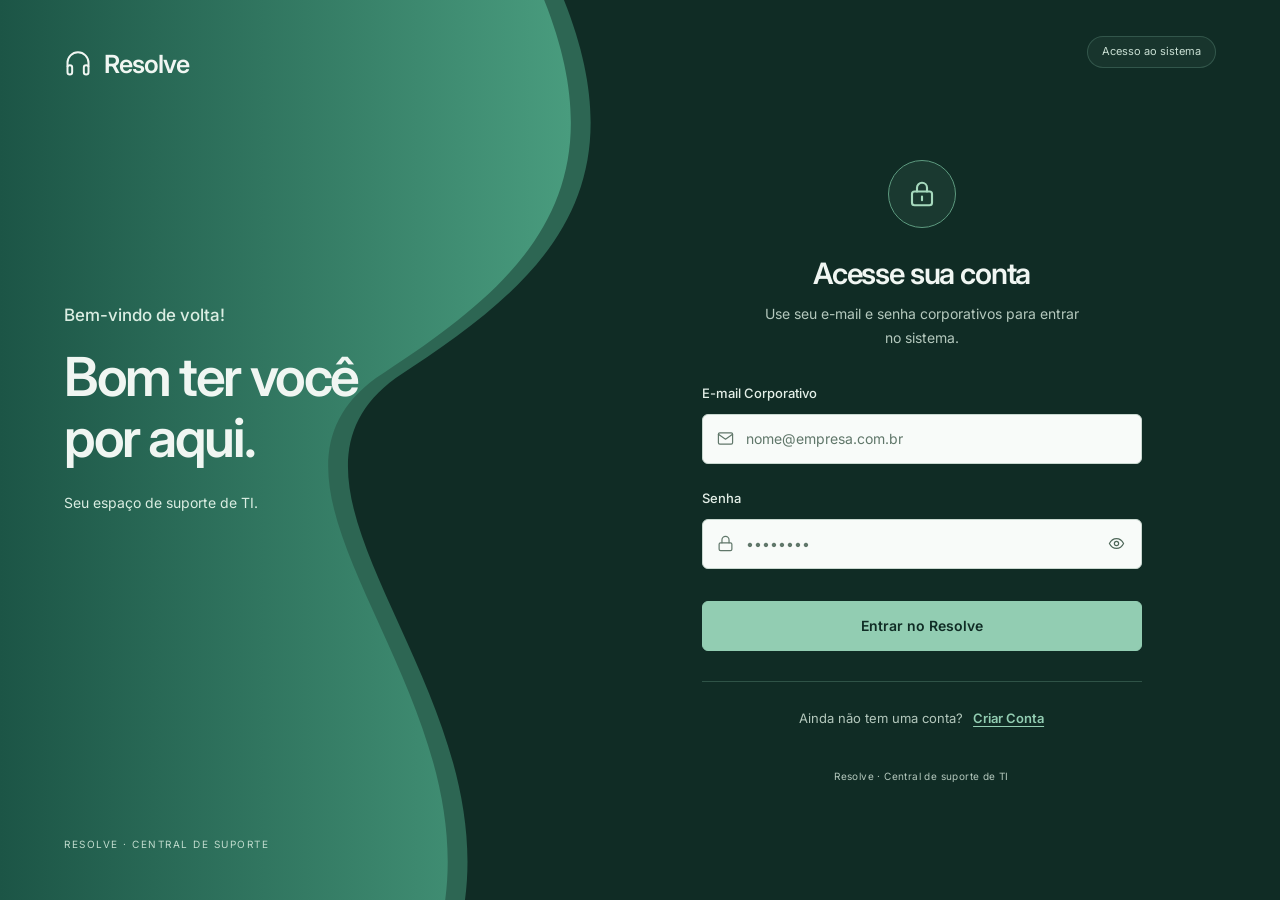
<file: frontend/index.html>
<!DOCTYPE html>
<html lang="pt-BR" data-theme="light">
<head>
  <meta charset="UTF-8">
  <meta name="viewport" content="width=device-width, initial-scale=1.0">
  <meta name="theme-color" content="#F5F6F3">
  <meta name="description" content="Resolve — Sistema de gerenciamento de chamados de TI. Abra, acompanhe e resolva solicitações de suporte técnico.">
  <meta name="author" content="Resolve PI IV">
  
  <title>Resolve — Sistema de Chamados</title>



  <!-- Preencher com a URL pública WSS do backend socket. -->
  <meta name="helpdesk-socket-url" content="wss://pi4-2026-2-0102-grupo2-backend-socket.onrender.com/ws">

  <!-- CSS -->
  <link rel="stylesheet" href="css/variables.css">
  <link rel="stylesheet" href="css/base.css">
  <link rel="stylesheet" href="css/layout.css">
  <link rel="stylesheet" href="css/components.css">
  <link rel="stylesheet" href="css/animations.css">
</head>
<body>
  <a class="skip-link" href="#pageContent">Pular para o conteúdo</a>
  <!-- App Root -->
  <div class="app" id="app">
    <!-- Conteúdo renderizado dinamicamente via JS -->
    <div role="status" aria-live="polite" style="display:flex; align-items:center; justify-content:center; min-height:100vh; width:100%;">
      <div style="text-align:center;">
        <div class="animate-spin" style="width:40px; height:40px; margin:0 auto var(--space-4); color:var(--color-primary);">
          <svg xmlns="http://www.w3.org/2000/svg" width="40" height="40" viewBox="0 0 24 24" fill="none" stroke="currentColor" stroke-width="2" stroke-linecap="round" stroke-linejoin="round">
            <path d="M12 2v4"/><path d="m16.2 7.8 2.9-2.9"/><path d="M18 12h4"/>
            <path d="m16.2 16.2 2.9 2.9"/><path d="M12 18v4"/><path d="m4.9 19.1 2.9-2.9"/>
            <path d="M2 12h4"/><path d="m4.9 4.9 2.9 2.9"/>
          </svg>
        </div>
        <p style="color:var(--color-text-secondary); font-size:var(--text-sm);">Carregando Resolve...</p>
      </div>
    </div>
  </div>

  <script src="js/i18n.js"></script>
  <script src="js/departments.js"></script>
  <script src="js/api.js"></script>
  <script src="js/data.js"></script>
  <script src="js/theme.js"></script>
  <script src="js/router.js"></script>
  <script src="js/components.js"></script>
  <script src="js/socket.js"></script>
  <script src="js/app.js"></script>
</body>
</html>
</file>
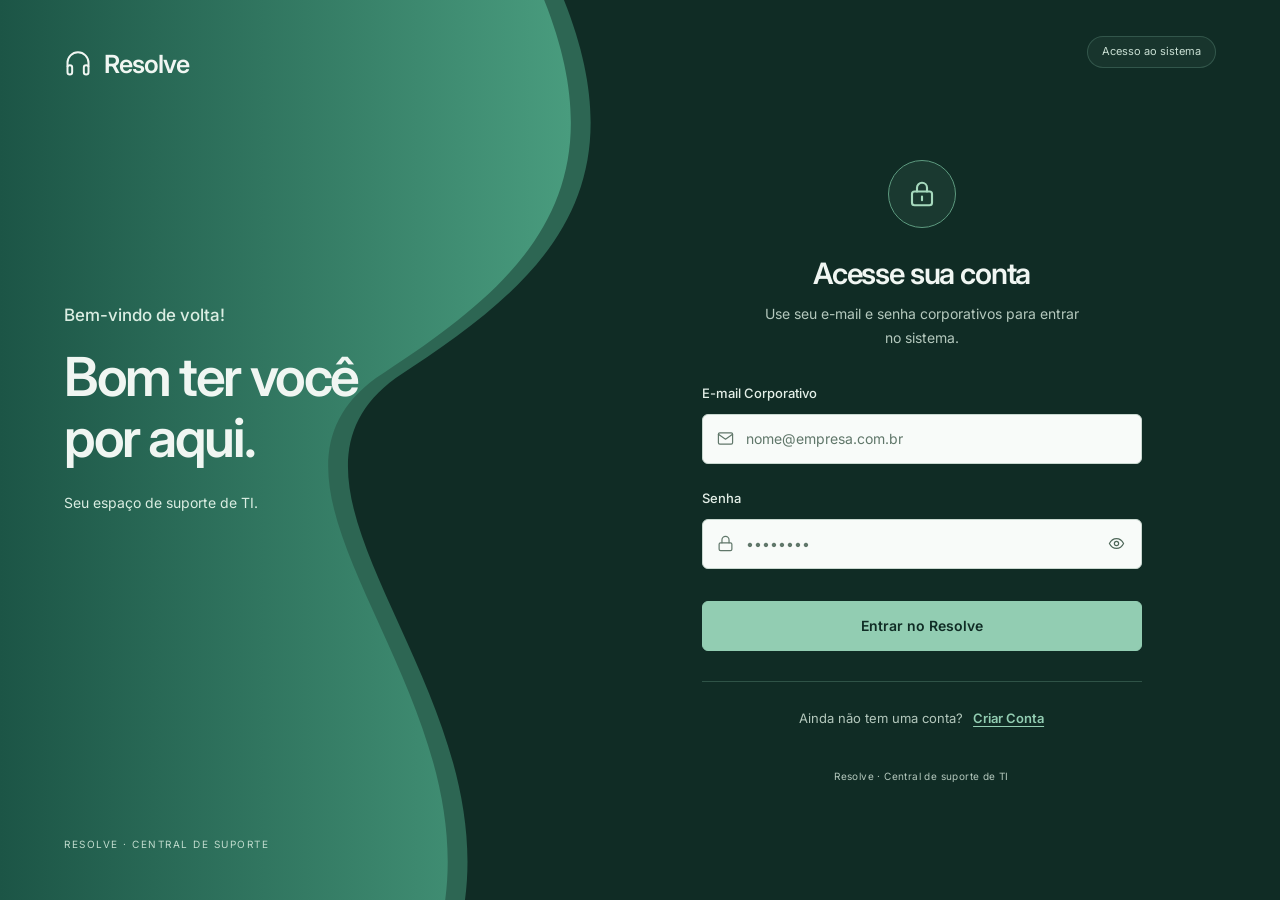
<file: frontend/login.html>
<!DOCTYPE html>
<html lang="pt-BR">
<head>
    <meta charset="UTF-8">
    <meta name="viewport" content="width=device-width, initial-scale=1.0">
    <title>Resolve - Login</title>
    
    <!-- Estilos -->
    <link rel="stylesheet" href="css/variables.css">
    <link rel="stylesheet" href="css/base.css">
    <link rel="stylesheet" href="css/login.css">
    <link rel="stylesheet" href="css/login-page.css">
    
</head>
<body class="login-page">
    <div class="login-wrapper">
        <aside class="login-welcome" aria-label="Boas-vindas">
            <svg class="login-wave" viewBox="0 0 640 1000" preserveAspectRatio="none" aria-hidden="true" focusable="false">
                <defs>
                    <linearGradient id="welcomeGreen" x1="0" y1="0" x2="1" y2="0">
                        <stop offset="0%" stop-color="#1C5546" />
                        <stop offset="100%" stop-color="#499C7E" />
                    </linearGradient>
                </defs>
                <path class="login-wave__edge" d="M0 0H570C650 220 540 320 400 420C250 540 500 750 470 1000H0Z" />
                <path fill="url(#welcomeGreen)" d="M0 0H550C630 220 520 320 380 420C230 540 480 750 450 1000H0Z" />
            </svg>
            <div class="welcome-brand">
                <svg xmlns="http://www.w3.org/2000/svg" width="28" height="28" viewBox="0 0 24 24" fill="none" stroke="currentColor" stroke-width="1.7" stroke-linecap="round" stroke-linejoin="round" aria-hidden="true"><path d="M3 14v-3a9 9 0 0 1 18 0v3"/><rect x="3" y="13" width="4" height="8" rx="2"/><rect x="17" y="13" width="4" height="8" rx="2"/></svg>
                <h1>Resolve</h1>
            </div>
            <div class="welcome-message">
                <p>Bem-vindo de volta!</p>
                <h2>Bom ter você<br> por aqui.</h2>
                <span>Seu espaço de suporte de TI.</span>
            </div>
            <span class="welcome-caption">RESOLVE · CENTRAL DE SUPORTE</span>
        </aside>
        <main class="auth-main">
        <span class="login-page-label">Acesso ao sistema</span>
        <div class="login-card">
            <div class="login-emblem" aria-hidden="true">
                <svg xmlns="http://www.w3.org/2000/svg" width="30" height="30" viewBox="0 0 24 24" fill="none" stroke="currentColor" stroke-width="1.7" stroke-linecap="round" stroke-linejoin="round"><rect x="4" y="10" width="16" height="11" rx="2"/><path d="M8 10V7a4 4 0 0 1 8 0v3M12 14v3"/></svg>
            </div>
            
            <div class="login-header">
                <h2>Acesse sua conta</h2>
                <p>Use seu e-mail e senha corporativos para entrar no sistema.</p>
            </div>
            
            <form id="loginForm">
                <div class="input-group">
                    <label for="loginEmail">E-mail Corporativo</label>
                    <div class="input-field">
                        <svg xmlns="http://www.w3.org/2000/svg" width="24" height="24" viewBox="0 0 24 24" fill="none" stroke="currentColor" stroke-width="1.7" stroke-linecap="round" stroke-linejoin="round" aria-hidden="true"><rect x="2" y="4" width="20" height="16" rx="2"/><path d="m22 6-10 7L2 6"/></svg>
                        <input type="email" id="loginEmail" autocomplete="username" placeholder="nome@empresa.com.br" required />
                    </div>
                </div>
                
                <div class="input-group">
                    <label for="loginPassword">Senha</label>
                    <div class="input-field">
                        <svg xmlns="http://www.w3.org/2000/svg" width="24" height="24" viewBox="0 0 24 24" fill="none" stroke="currentColor" stroke-width="1.7" stroke-linecap="round" stroke-linejoin="round" aria-hidden="true"><rect x="3" y="11" width="18" height="11" rx="2"/><path d="M7 11V7a5 5 0 0 1 10 0v4"/></svg>
                        <input type="password" id="loginPassword" autocomplete="current-password" placeholder="••••••••" required />
                        <button class="password-toggle" id="togglePassword" type="button" aria-label="Mostrar senha" aria-controls="loginPassword" aria-pressed="false">
                            <svg xmlns="http://www.w3.org/2000/svg" width="20" height="20" viewBox="0 0 24 24" fill="none" stroke="currentColor" stroke-width="1.7" stroke-linecap="round" stroke-linejoin="round" aria-hidden="true"><path d="M2 12s3.5-7 10-7 10 7 10 7-3.5 7-10 7S2 12 2 12Z"/><circle cx="12" cy="12" r="3"/><path class="password-toggle__slash" d="m3 3 18 18"/></svg>
                        </button>
                    </div>
                </div>
                
                <div class="error-message" role="alert" id="loginError"></div>
                
                <button type="submit" class="btn-primary" id="btnLogin">Entrar no Resolve</button>
            </form>

            <div class="auth-footer">
                <span>Ainda não tem uma conta?</span>
                <a href="register.html">Criar Conta</a>
            </div>
        </div>
        <p class="auth-caption">Resolve · Central de suporte de TI</p>
        </main>
    </div>

    <!-- Scripts -->
    <script src="js/auth.js"></script>
</body>
</html>
</file>
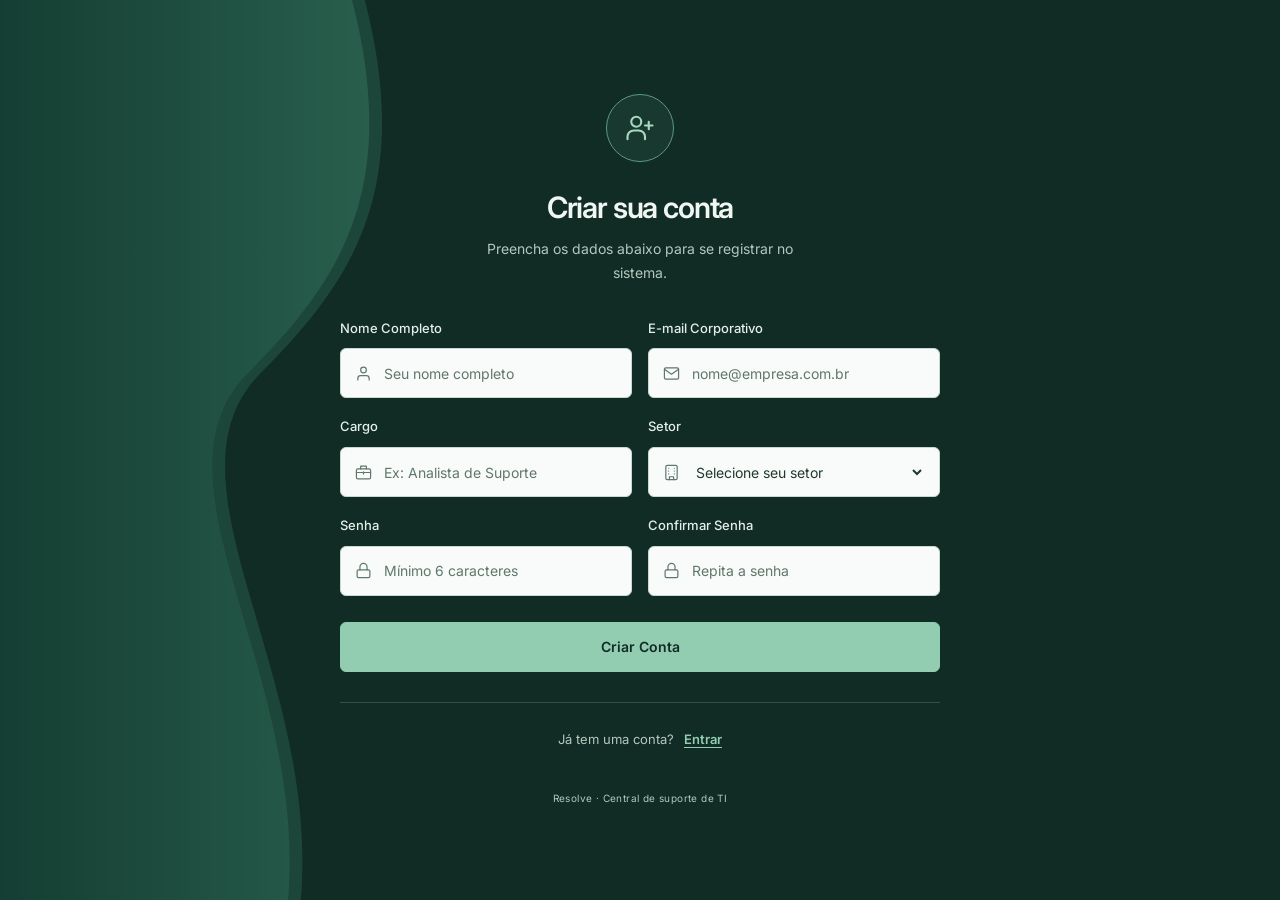
<file: frontend/register.html>
<!DOCTYPE html>
<html lang="pt-BR">
<head>
    <meta charset="UTF-8">
    <meta name="viewport" content="width=device-width, initial-scale=1.0">
    <title>Resolve - Criar Conta</title>
    
    <!-- Estilos -->
    <link rel="stylesheet" href="css/variables.css">
    <link rel="stylesheet" href="css/base.css">
    <link rel="stylesheet" href="css/login.css">
    <link rel="stylesheet" href="css/login-page.css">
    
</head>
<body class="login-page register-page">
    <div class="login-wrapper">
            <svg class="login-wave" viewBox="0 0 640 1000" preserveAspectRatio="none" aria-hidden="true" focusable="false">
                <defs>
                    <linearGradient id="welcomeGreen" x1="0" y1="0" x2="1" y2="0">
                        <stop offset="0%" stop-color="#1C5546" />
                        <stop offset="100%" stop-color="#499C7E" />
                    </linearGradient>
                </defs>
                <path class="login-wave__edge" d="M0 0H570C650 220 540 320 400 420C250 540 500 750 470 1000H0Z" />
                <path fill="url(#welcomeGreen)" d="M0 0H550C630 220 520 320 380 420C230 540 480 750 450 1000H0Z" />
            </svg>
        <main class="auth-main">
        <div class="login-card">
            <div class="login-emblem" aria-hidden="true">
                <svg xmlns="http://www.w3.org/2000/svg" width="30" height="30" viewBox="0 0 24 24" fill="none" stroke="currentColor" stroke-width="1.7" stroke-linecap="round" stroke-linejoin="round"><circle cx="9" cy="7" r="4"/><path d="M2 21v-2a5 5 0 0 1 5-5h4a5 5 0 0 1 5 5v2M19 7v6M16 10h6"/></svg>
            </div>

            <div class="login-header">
                <h1>Criar sua conta</h1>
                <p>Preencha os dados abaixo para se registrar no sistema.</p>
            </div>
            
            <form id="registerForm">
                <div class="input-group">
                    <label for="regName">Nome Completo</label>
                    <div class="input-field">
                        <svg xmlns="http://www.w3.org/2000/svg" width="24" height="24" viewBox="0 0 24 24" fill="none" stroke="currentColor" stroke-width="1.7" stroke-linecap="round" stroke-linejoin="round" aria-hidden="true"><circle cx="12" cy="7" r="4"/><path d="M4 21v-2a4 4 0 0 1 4-4h8a4 4 0 0 1 4 4v2"/></svg>
                        <input type="text" id="regName" autocomplete="name" placeholder="Seu nome completo" required />
                    </div>
                </div>

                <div class="input-group">
                    <label for="regEmail">E-mail Corporativo</label>
                    <div class="input-field">
                        <svg xmlns="http://www.w3.org/2000/svg" width="24" height="24" viewBox="0 0 24 24" fill="none" stroke="currentColor" stroke-width="1.7" stroke-linecap="round" stroke-linejoin="round" aria-hidden="true"><rect x="2" y="4" width="20" height="16" rx="2"/><path d="m22 6-10 7L2 6"/></svg>
                        <input type="email" id="regEmail" autocomplete="email" placeholder="nome@empresa.com.br" required />
                    </div>
                </div>

                <div class="input-group">
                    <label for="regJobTitle">Cargo</label>
                    <div class="input-field">
                        <svg xmlns="http://www.w3.org/2000/svg" width="24" height="24" viewBox="0 0 24 24" fill="none" stroke="currentColor" stroke-width="1.7" stroke-linecap="round" stroke-linejoin="round" aria-hidden="true"><rect x="2" y="7" width="20" height="14" rx="2"/><path d="M8 7V3h8v4M2 12h20M12 11v3"/></svg>
                        <input type="text" id="regJobTitle" autocomplete="organization-title" placeholder="Ex: Analista de Suporte" required />
                    </div>
                </div>

                <div class="input-group">
                    <label for="regDepartment">Setor</label>
                    <div class="input-field">
                        <svg xmlns="http://www.w3.org/2000/svg" width="24" height="24" viewBox="0 0 24 24" fill="none" stroke="currentColor" stroke-width="1.7" stroke-linecap="round" stroke-linejoin="round" aria-hidden="true"><rect x="4" y="2" width="16" height="20" rx="2"/><path d="M9 22v-4h6v4M8 6h.01M16 6h.01M8 10h.01M16 10h.01M8 14h.01M16 14h.01"/></svg>
                        <select id="regDepartment" required>
                            <option value="">Selecione seu setor</option>
                        </select>
                    </div>
                </div>
                
                <div class="input-group">
                    <label for="regPassword">Senha</label>
                    <div class="input-field">
                        <svg xmlns="http://www.w3.org/2000/svg" width="24" height="24" viewBox="0 0 24 24" fill="none" stroke="currentColor" stroke-width="1.7" stroke-linecap="round" stroke-linejoin="round" aria-hidden="true"><rect x="3" y="11" width="18" height="11" rx="2"/><path d="M7 11V7a5 5 0 0 1 10 0v4"/></svg>
                        <input type="password" id="regPassword" autocomplete="new-password" placeholder="Mínimo 6 caracteres" required minlength="6" />
                    </div>
                </div>

                <div class="input-group">
                    <label for="regPasswordConfirm">Confirmar Senha</label>
                    <div class="input-field">
                        <svg xmlns="http://www.w3.org/2000/svg" width="24" height="24" viewBox="0 0 24 24" fill="none" stroke="currentColor" stroke-width="1.7" stroke-linecap="round" stroke-linejoin="round" aria-hidden="true"><rect x="3" y="11" width="18" height="11" rx="2"/><path d="M7 11V7a5 5 0 0 1 10 0v4"/></svg>
                        <input type="password" id="regPasswordConfirm" autocomplete="new-password" placeholder="Repita a senha" required minlength="6" />
                    </div>
                </div>
                
                <div class="error-message" role="alert" id="registerError"></div>
                
                <button type="submit" class="btn-primary" id="btnRegister">Criar Conta</button>
            </form>

            <div class="auth-footer">
                <span>Já tem uma conta?</span>
                <a href="login.html">Entrar</a>
            </div>
        </div>
        <p class="auth-caption">Resolve · Central de suporte de TI</p>
        </main>
    </div>

    <!-- Scripts -->
    <script src="js/departments.js"></script>
    <script src="js/register.js"></script>
</body>
</html>
</file>
<file: frontend/css/variables.css>
/* ============================================
   HELP DESK PI IV — Design Tokens & Themes
   ============================================ */

/* Google Fonts */
@import url('https://fonts.googleapis.com/css2?family=Inter:wght@300;400;500;600;700&display=swap');

:root {
  /* ── Primary Teal Palette ── */
  --teal-50:  #F0F7F5;
  --teal-100: #E1EEEA;
  --teal-200: #BEDBD2;
  --teal-300: #95C4B5;
  --teal-400: #72B6A2;
  --teal-500: #39836F;
  --teal-600: #246957;
  --teal-700: #1C5546;
  --teal-800: #174638;
  --teal-900: #12392E;
  --teal-950: #102C25;

  /* ── Neutral Palette ── */
  --gray-50:  #F9FAFB;
  --gray-100: #F3F4F6;
  --gray-200: #E5E7EB;
  --gray-300: #D1D5DB;
  --gray-400: #9CA3AF;
  --gray-500: #6B7280;
  --gray-600: #4B5563;
  --gray-700: #374151;
  --gray-800: #1F2937;
  --gray-900: #111827;
  --gray-950: #030712;

  /* ── Status Colors ── */
  --status-new:         #B91C1C;
  --status-new-bg:      #FEF2F2;
  --status-assigned:    #3566A3;
  --status-assigned-bg: #EFF6FF;
  --status-open:        var(--status-new);
  --status-open-bg:     var(--status-new-bg);
  --status-progress:    var(--status-assigned);
  --status-progress-bg: var(--status-assigned-bg);
  --status-pending:     #EF4444;
  --status-pending-bg:  #FEF2F2;
  --status-resolved:    #217453;
  --status-resolved-bg: #ECFDF5;
  --status-closed:      #6B7280;
  --status-closed-bg:   #F3F4F6;

  /* ── Priority Colors ── */
  --priority-urgent:    #DC2626;
  --priority-urgent-bg: #FEF2F2;
  --priority-high:      #A95320;
  --priority-high-bg:   #FFF7ED;
  --priority-medium:    #866713;
  --priority-medium-bg: #FEFCE8;
  --priority-normal:    #64748B;
  --priority-normal-bg: #F1F5F9;
  --priority-low:       #277342;
  --priority-low-bg:    #F0FDF4;

  /* ── Typography ── */
  --font-body:    'Inter', -apple-system, BlinkMacSystemFont, 'Segoe UI', sans-serif;
  --font-heading: var(--font-body);

  --text-xs:   0.75rem;    /* 12px */
  --text-sm:   0.8125rem;  /* 13px */
  --text-base: 0.875rem;   /* 14px */
  --text-md:   1rem;       /* 16px */
  --text-lg:   1.125rem;   /* 18px */
  --text-xl:   1.25rem;    /* 20px */
  --text-2xl:  1.5rem;     /* 24px */
  --text-3xl:  1.875rem;   /* 30px */
  --text-4xl:  2.25rem;    /* 36px */

  --weight-light:    300;
  --weight-regular:  400;
  --weight-medium:   500;
  --weight-semibold: 600;
  --weight-bold:     700;
  --weight-extrabold: 800;

  /* ── Spacing ── */
  --space-1:  0.25rem;   /* 4px */
  --space-2:  0.5rem;    /* 8px */
  --space-3:  0.75rem;   /* 12px */
  --space-4:  1rem;      /* 16px */
  --space-5:  1.25rem;   /* 20px */
  --space-6:  1.5rem;    /* 24px */
  --space-8:  2rem;      /* 32px */
  --space-10: 2.5rem;    /* 40px */
  --space-12: 3rem;      /* 48px */
  --space-16: 4rem;      /* 64px */

  /* ── Border Radius ── */
  --radius-sm:   0.375rem;  /* 6px */
  --radius-md:   0.5rem;    /* 8px */
  --radius-lg:   0.5rem;    /* 8px */
  --radius-xl:   0.625rem;  /* 10px */
  --radius-2xl:  0.75rem;   /* 12px */
  --radius-full: 9999px;

  /* ── Shadows ── */
  --shadow-xs:  0 1px 2px rgba(0, 0, 0, 0.05);
  --shadow-sm:  0 1px 3px rgba(0, 0, 0, 0.1), 0 1px 2px rgba(0, 0, 0, 0.06);
  --shadow-md:  0 4px 6px -1px rgba(0, 0, 0, 0.1), 0 2px 4px -2px rgba(0, 0, 0, 0.1);
  --shadow-lg:  0 10px 15px -3px rgba(0, 0, 0, 0.1), 0 4px 6px -4px rgba(0, 0, 0, 0.1);
  --shadow-xl:  0 20px 25px -5px rgba(0, 0, 0, 0.1), 0 8px 10px -6px rgba(0, 0, 0, 0.1);
  --shadow-2xl: 0 25px 50px -12px rgba(0, 0, 0, 0.25);

  /* ── Z-Index ── */
  --z-dropdown:  100;
  --z-sidebar:   200;
  --z-overlay:   300;
  --z-modal:     400;
  --z-toast:     500;

  /* ── Transitions ── */
  --transition-fast:   150ms cubic-bezier(0.4, 0, 0.2, 1);
  --transition-base:   200ms cubic-bezier(0.4, 0, 0.2, 1);
  --transition-slow:   300ms cubic-bezier(0.4, 0, 0.2, 1);
  --transition-theme:  350ms cubic-bezier(0.4, 0, 0.2, 1);

  /* ── Sidebar ── */
  --sidebar-width: 248px;

  /* ── Header ── */
  --header-height: 72px;
}

/* ============================================
   LIGHT THEME (Default)
   ============================================ */
:root,
[data-theme="light"] {
  --color-primary:       var(--teal-600);
  --color-primary-hover: var(--teal-700);
  --color-primary-dark:  var(--teal-800);
  --color-primary-light: var(--teal-100);
  --color-primary-50:    var(--teal-50);

  --color-bg:            #F5F6F3;
  --color-bg-alt:        var(--gray-50);
  --color-surface:       #FFFFFF;
  --color-surface-hover: var(--gray-50);
  --color-surface-alt:   var(--gray-100);

  --color-sidebar-bg:    #182C28;
  --color-sidebar-text:  rgba(255, 255, 255, 0.7);
  --color-sidebar-active: rgba(255, 255, 255, 1);
  --color-sidebar-hover: rgba(255, 255, 255, 0.1);
  --color-sidebar-active-bg: rgba(36, 105, 87, 0.3);

  --color-header-bg:     #FFFFFF;
  --color-header-border: var(--gray-200);

  --color-text:          #202B27;
  --color-text-secondary: #626E66;
  --color-text-tertiary: #707C74;
  --color-text-inverse:  #FFFFFF;

  --color-border:        var(--gray-200);
  --color-border-light:  var(--gray-100);
  --color-divider:       var(--gray-200);

  --color-input-bg:      #FFFFFF;
  --color-input-border:  var(--gray-300);
  --color-input-focus:   var(--teal-500);

  --color-overlay:       rgba(0, 0, 0, 0.5);

  --color-danger:        #BE3737;
  --color-danger-hover:  #DC2626;
  --color-danger-bg:     #FEF2F2;
  --color-success:       #217453;
  --color-success-bg:    #ECFDF5;
  --color-warning:       #94600E;
  --color-warning-bg:    #FFFBEB;
  --color-info:          #3566A3;
  --color-info-bg:       #EFF6FF;
}

/* ============================================
   DARK THEME
   ============================================ */
[data-theme="dark"] {
  color-scheme: dark;
  --status-new: #F6A0A0;
  --status-assigned: #88B6EC;
  --status-pending: #F6A0A0;
  --status-resolved: #79D2A4;
  --status-closed: #B3BEC6;
  --priority-urgent: #F6A0A0;
  --priority-high: #F2B585;
  --priority-medium: #EBC675;
  --priority-normal: #B3BEC6;
  --priority-low: #79D2A4;
  --color-primary:       var(--teal-400);
  --color-primary-hover: var(--teal-300);
  --color-primary-dark:  var(--teal-600);
  --color-primary-light: rgba(114, 182, 162, 0.15);
  --color-primary-50:    rgba(114, 182, 162, 0.08);

  --color-bg:            #111916;
  --color-bg-alt:        #0D1411;
  --color-surface:       #1A2420;
  --color-surface-hover: #23312A;
  --color-surface-alt:   #151F1A;

  --color-sidebar-bg:    #0D1411;
  --color-sidebar-text:  rgba(255, 255, 255, 0.6);
  --color-sidebar-active: rgba(255, 255, 255, 0.95);
  --color-sidebar-hover: rgba(255, 255, 255, 0.08);
  --color-sidebar-active-bg: rgba(114, 182, 162, 0.25);

  --color-header-bg:     #1A2420;
  --color-header-border: #34423A;

  --color-text:          #F3F4F6;
  --color-text-secondary: #9CA3AF;
  --color-text-tertiary: #9AA69E;
  --color-text-inverse:  #111916;

  --color-border:        #34423A;
  --color-border-light:  #29362F;
  --color-divider:       #34423A;

  --color-input-bg:      #151F1A;
  --color-input-border:  #34423A;
  --color-input-focus:   var(--teal-400);

  --color-overlay:       rgba(0, 0, 0, 0.7);

  --color-danger:        #F87171;
  --color-danger-hover:  #EF4444;
  --color-danger-bg:     rgba(239, 68, 68, 0.12);
  --color-success:       #34D399;
  --color-success-bg:    rgba(16, 185, 129, 0.12);
  --color-warning:       #FBBF24;
  --color-warning-bg:    rgba(245, 158, 11, 0.12);
  --color-info:          #60A5FA;
  --color-info-bg:       rgba(59, 130, 246, 0.12);

  --status-new-bg:      rgba(239, 68, 68, 0.12);
  --status-assigned-bg: rgba(59, 130, 246, 0.12);
  --status-pending-bg:  rgba(239, 68, 68, 0.12);
  --status-resolved-bg: rgba(16, 185, 129, 0.12);
  --status-closed-bg:   rgba(107, 114, 128, 0.12);

  --priority-urgent-bg: rgba(220, 38, 38, 0.12);
  --priority-high-bg:   rgba(249, 115, 22, 0.12);
  --priority-medium-bg: rgba(234, 179, 8, 0.12);
  --priority-normal-bg: rgba(100, 116, 139, 0.12);
  --priority-low-bg:    rgba(34, 197, 94, 0.12);

  --shadow-xs:  0 1px 2px rgba(0, 0, 0, 0.2);
  --shadow-sm:  0 1px 3px rgba(0, 0, 0, 0.3), 0 1px 2px rgba(0, 0, 0, 0.2);
  --shadow-md:  0 4px 6px -1px rgba(0, 0, 0, 0.3), 0 2px 4px -2px rgba(0, 0, 0, 0.2);
  --shadow-lg:  0 10px 15px -3px rgba(0, 0, 0, 0.3), 0 4px 6px -4px rgba(0, 0, 0, 0.2);
  --shadow-xl:  0 20px 25px -5px rgba(0, 0, 0, 0.3), 0 8px 10px -6px rgba(0, 0, 0, 0.2);
}
</file>
<file: frontend/css/base.css>
/* ============================================
   HELP DESK PI IV — Base Styles
   Reset + Typography + Utilities
   ============================================ */

/* ── Modern Reset ── */
*,
*::before,
*::after {
  box-sizing: border-box;
  margin: 0;
  padding: 0;
}

html {
  font-size: 16px;
  -webkit-text-size-adjust: 100%;
  -webkit-font-smoothing: antialiased;
  -moz-osx-font-smoothing: grayscale;
  scroll-behavior: smooth;
}

body {
  font-family: var(--font-body);
  font-size: var(--text-base);
  font-weight: var(--weight-regular);
  line-height: 1.6;
  color: var(--color-text);
  background-color: var(--color-bg);
  transition: background-color var(--transition-theme), color var(--transition-theme);
  overflow-x: hidden;
  min-height: 100vh;
}

/* ── Base Elements ── */
h1, h2, h3, h4, h5, h6 {
  font-family: var(--font-heading);
  font-weight: var(--weight-bold);
  line-height: 1.3;
  color: var(--color-text);
  transition: color var(--transition-theme);
}

h1 { font-size: var(--text-3xl); }
h2 { font-size: var(--text-2xl); }
h3 { font-size: var(--text-xl); }
h4 { font-size: var(--text-lg); }
h5 { font-size: var(--text-md); }
h6 { font-size: var(--text-base); }

p {
  margin-bottom: var(--space-4);
  color: var(--color-text-secondary);
}

a {
  color: var(--color-primary);
  text-decoration: none;
  transition: color var(--transition-fast);
}

a:hover {
  color: var(--color-primary-hover);
}

img {
  max-width: 100%;
  height: auto;
  display: block;
}

ul, ol {
  list-style: none;
}

button {
  font-family: inherit;
  font-size: inherit;
  cursor: pointer;
  border: none;
  background: none;
  color: inherit;
}

input, select, textarea {
  font-family: inherit;
  font-size: inherit;
  color: inherit;
}

table {
  border-collapse: collapse;
  width: 100%;
}

/* ── Scrollbar Styling ── */
::-webkit-scrollbar {
  width: 6px;
  height: 6px;
}

::-webkit-scrollbar-track {
  background: transparent;
}

::-webkit-scrollbar-thumb {
  background: var(--color-border);
  border-radius: var(--radius-full);
}

::-webkit-scrollbar-thumb:hover {
  background: var(--color-text-tertiary);
}

/* ── Selection ── */
::selection {
  background-color: var(--teal-200);
  color: var(--teal-900);
}

[data-theme="dark"] ::selection {
  background-color: var(--teal-800);
  color: var(--teal-100);
}

/* ── Focus Visible ── */
:focus-visible {
  outline: 2px solid var(--color-primary);
  outline-offset: 2px;
  border-radius: var(--radius-sm);
}

/* ── Utility Classes ── */
.skip-link {
  position: fixed;
  left: 16px;
  top: -80px;
  z-index: 1000;
  padding: 12px 18px;
  background: var(--color-surface);
  color: var(--color-primary);
  border: 1px solid var(--color-primary);
  border-radius: var(--radius-md);
}
.skip-link:focus { top: 12px; }

.sr-only {
  position: absolute;
  width: 1px;
  height: 1px;
  padding: 0;
  margin: -1px;
  overflow: hidden;
  clip: rect(0, 0, 0, 0);
  white-space: nowrap;
  border: 0;
}

.text-primary   { color: var(--color-primary) !important; }
.text-secondary { color: var(--color-text-secondary) !important; }
.text-danger    { color: var(--color-danger) !important; }
.text-success   { color: var(--color-success) !important; }
.text-warning   { color: var(--color-warning) !important; }

.text-xs   { font-size: var(--text-xs) !important; }
.text-sm   { font-size: var(--text-sm) !important; }
.text-base { font-size: var(--text-base) !important; }
.text-md   { font-size: var(--text-md) !important; }
.text-lg   { font-size: var(--text-lg) !important; }

.font-medium   { font-weight: var(--weight-medium) !important; }
.font-semibold { font-weight: var(--weight-semibold) !important; }
.font-bold     { font-weight: var(--weight-bold) !important; }

.truncate {
  overflow: hidden;
  text-overflow: ellipsis;
  white-space: nowrap;
}

.flex          { display: flex; }
.flex-col      { flex-direction: column; }
.items-center  { align-items: center; }
.justify-between { justify-content: space-between; }
.justify-center  { justify-content: center; }
.gap-1 { gap: var(--space-1); }
.gap-2 { gap: var(--space-2); }
.gap-3 { gap: var(--space-3); }
.gap-4 { gap: var(--space-4); }
.gap-6 { gap: var(--space-6); }

.mt-1 { margin-top: var(--space-1); }
.mt-2 { margin-top: var(--space-2); }
.mt-4 { margin-top: var(--space-4); }
.mt-6 { margin-top: var(--space-6); }
.mb-2 { margin-bottom: var(--space-2); }
.mb-4 { margin-bottom: var(--space-4); }
.mb-6 { margin-bottom: var(--space-6); }

.w-full { width: 100%; }
.hidden { display: none !important; }
</file>
<file: frontend/css/layout.css>
/* ============================================
   HELP DESK PI IV — Layout
   Sidebar + Header + Main Grid
   ============================================ */

/* ── App Shell ── */
.app {
  display: flex;
  min-height: 100dvh;
}

/* ============================================
   SIDEBAR
   ============================================ */
.sidebar {
  position: fixed;
  top: 0;
  left: 0;
  width: var(--sidebar-width);
  height: 100dvh;
  background: var(--color-sidebar-bg);
  display: flex;
  flex-direction: column;
  z-index: var(--z-sidebar);
  transition: transform var(--transition-slow);
  overflow: hidden;
}

/* ── Sidebar Logo ── */
.sidebar__logo {
  display: flex;
  align-items: center;
  gap: var(--space-3);
  padding: var(--space-5) var(--space-5);
  border-bottom: 1px solid rgba(255, 255, 255, 0.08);
  min-height: var(--header-height);
}

.sidebar__logo-icon {
  width: 36px;
  height: 36px;
  background: #31594C;
  border-radius: var(--radius-lg);
  display: flex;
  align-items: center;
  justify-content: center;
  flex-shrink: 0;
  box-shadow: none;
}

.sidebar__logo-icon svg {
  width: 20px;
  height: 20px;
  color: white;
}

.sidebar__logo-text {
  font-family: var(--font-heading);
  font-size: var(--text-lg);
  font-weight: var(--weight-bold);
  color: white;
  white-space: nowrap;
  transition: opacity var(--transition-base);
}

.sidebar__logo-text span {
  color: var(--teal-400);
}



/* ── Sidebar Navigation ── */
.sidebar__nav {
  flex: 1;
  padding: var(--space-4) var(--space-3);
  overflow-y: auto;
  overflow-x: hidden;
}

.sidebar__section-title {
  font-size: var(--text-xs);
  font-weight: var(--weight-semibold);
  color: #9EB2A8;
  text-transform: uppercase;
  letter-spacing: 0.08em;
  padding: var(--space-2) var(--space-3);
  margin-top: var(--space-4);
  white-space: nowrap;
  transition: opacity var(--transition-base);
}

.sidebar__section-title:first-child {
  margin-top: 0;
}



.sidebar__link {
  display: flex;
  align-items: center;
  gap: var(--space-3);
  padding: var(--space-3) var(--space-3);
  border-radius: var(--radius-md);
  color: var(--color-sidebar-text);
  font-size: var(--text-sm);
  font-weight: var(--weight-medium);
  transition: all var(--transition-fast);
  white-space: nowrap;
  cursor: pointer;
  position: relative;
  margin-bottom: 2px;
}

.sidebar__link:hover {
  background: var(--color-sidebar-hover);
  color: var(--color-sidebar-active);
}

.sidebar__link.active {
  background: var(--color-sidebar-active-bg);
  color: var(--color-sidebar-active);
}

.sidebar__link.active::before {
  content: '';
  position: absolute;
  left: 0;
  top: 50%;
  transform: translateY(-50%);
  width: 3px;
  height: 20px;
  background: var(--teal-400);
  border-radius: 0 var(--radius-full) var(--radius-full) 0;
}

.sidebar__link-icon {
  width: 20px;
  height: 20px;
  flex-shrink: 0;
  display: flex;
  align-items: center;
  justify-content: center;
}

.sidebar__link-icon svg {
  width: 20px;
  height: 20px;
}

.sidebar__link-text {
  transition: opacity var(--transition-base);
}



.sidebar__link-badge {
  margin-left: auto;
  background: var(--teal-500);
  color: white;
  font-size: var(--text-xs);
  font-weight: var(--weight-semibold);
  padding: 2px 8px;
  border-radius: var(--radius-full);
  min-width: 22px;
  text-align: center;
  transition: opacity var(--transition-base);
}



/* ── Sidebar Footer ── */
.sidebar__footer {
  padding: var(--space-4) var(--space-3);
  border-top: 1px solid rgba(255, 255, 255, 0.08);
}

.sidebar__user {
  display: flex;
  align-items: center;
  gap: var(--space-3);
  padding: var(--space-3);
  border-radius: var(--radius-md);
  cursor: pointer;
  transition: background var(--transition-fast);
}

.sidebar__user:hover {
  background: var(--color-sidebar-hover);
}

.sidebar__user-avatar {
  width: 36px;
  height: 36px;
  border-radius: var(--radius-full);
  background: #42685A;
  display: flex;
  align-items: center;
  justify-content: center;
  color: white;
  font-weight: var(--weight-semibold);
  font-size: var(--text-sm);
  flex-shrink: 0;
}

.sidebar__user-info {
  overflow: hidden;
  transition: opacity var(--transition-base);
}



.sidebar__user-name {
  font-size: var(--text-sm);
  font-weight: var(--weight-semibold);
  color: white;
  white-space: nowrap;
  overflow: hidden;
  text-overflow: ellipsis;
}

.sidebar__user-role {
  font-size: var(--text-xs);
  color: #AABEB4;
  white-space: nowrap;
}



/* ============================================
   MAIN CONTENT AREA
   ============================================ */
.main-wrapper {
  flex: 1;
  min-width: 0;
  margin-left: var(--sidebar-width);
  min-height: 100dvh;
  display: flex;
  flex-direction: column;
}

/* ── Header ── */
.header {
  position: sticky;
  top: 0;
  height: var(--header-height);
  background: var(--color-header-bg);
  border-bottom: 1px solid var(--color-header-border);
  display: flex;
  align-items: center;
  justify-content: space-between;
  padding: 0 var(--space-6);
  z-index: var(--z-dropdown);
  transition: background-color var(--transition-theme), border-color var(--transition-theme);
  flex-shrink: 0;
}

.header__left {
  display: flex;
  align-items: center;
  gap: var(--space-4);
}

.header__breadcrumb {
  display: flex;
  align-items: center;
  gap: var(--space-2);
  font-size: var(--text-sm);
  color: var(--color-text-secondary);
}

.header__breadcrumb-separator {
  color: var(--color-text-tertiary);
}

.header__breadcrumb-current {
  color: var(--color-text);
  font-weight: var(--weight-medium);
}

.header__search {
  position: relative;
  width: 320px;
}

.header__search-input {
  width: 100%;
  height: 38px;
  padding: 0 var(--space-4) 0 var(--space-10);
  background: var(--color-bg);
  border: 1px solid var(--color-border);
  border-radius: var(--radius-lg);
  color: var(--color-text);
  font-size: var(--text-sm);
  transition: all var(--transition-fast);
}

.header__search-input::placeholder {
  color: var(--color-text-tertiary);
}

.header__search-input:focus {
  outline: none;
  border-color: var(--color-primary);
  box-shadow: 0 0 0 3px var(--color-primary-light);
  background: var(--color-surface);
}

.header__search-icon {
  position: absolute;
  left: var(--space-3);
  top: 50%;
  transform: translateY(-50%);
  color: var(--color-text-tertiary);
  width: 18px;
  height: 18px;
  pointer-events: none;
}

.header__right {
  display: flex;
  align-items: center;
  gap: var(--space-2);
}

.header__icon-btn {
  position: relative;
  width: 38px;
  height: 38px;
  display: flex;
  align-items: center;
  justify-content: center;
  border-radius: var(--radius-md);
  color: var(--color-text-secondary);
  transition: all var(--transition-fast);
}

.header__icon-btn:hover {
  background: var(--color-surface-hover);
  color: var(--color-text);
}

.header__icon-btn svg {
  width: 20px;
  height: 20px;
}

.header__icon-btn .notification-dot {
  position: absolute;
  top: 8px;
  right: 8px;
  width: 8px;
  height: 8px;
  background: var(--color-danger);
  border-radius: var(--radius-full);
  border: 2px solid var(--color-header-bg);
}

.header__avatar {
  width: 34px;
  height: 34px;
  border-radius: var(--radius-full);
  background: #42685A;
  display: flex;
  align-items: center;
  justify-content: center;
  color: white;
  font-weight: var(--weight-semibold);
  font-size: var(--text-sm);
  margin-left: var(--space-2);
  cursor: pointer;
  transition: box-shadow var(--transition-fast);
}

.header__avatar:hover {
  box-shadow: 0 0 0 3px var(--color-primary-light);
}

/* ── Page Content ── */
.page-content {
  flex: 1;
  padding: var(--space-8) clamp(1.25rem, 3.2vw, 3rem) var(--space-12);
  width: 100%;
  max-width: 1600px;
  margin-inline: auto;
}

.page-header {
  display: flex;
  align-items: center;
  justify-content: space-between;
  margin-bottom: var(--space-6);
  flex-wrap: wrap;
  gap: var(--space-4);
}

.page-header__title {
  font-family: var(--font-heading);
  font-size: clamp(1.5rem, 2.2vw, 1.875rem);
  letter-spacing: -0.04em;
  font-weight: var(--weight-semibold);
  color: var(--color-text);
}

.page-header__subtitle {
  font-size: var(--text-sm);
  color: var(--color-text-secondary);
  margin-top: var(--space-1);
}

/* ── Mobile Overlay ── */
.sidebar-overlay {
  display: none;
  position: fixed;
  inset: 0;
  background: var(--color-overlay);
  z-index: calc(var(--z-sidebar) - 1);
  opacity: 0;
  pointer-events: none;
  transition: opacity var(--transition-base);
}

.sidebar-overlay.active {
  opacity: 1;
  pointer-events: auto;
}

/* ── Mobile Menu Toggle ── */
.mobile-menu-btn {
  display: none;
  width: 38px;
  height: 38px;
  align-items: center;
  justify-content: center;
  border-radius: var(--radius-md);
  color: var(--color-text-secondary);
  transition: all var(--transition-fast);
}

.mobile-menu-btn:hover {
  background: var(--color-surface-hover);
  color: var(--color-text);
}

.mobile-menu-btn svg {
  width: 22px;
  height: 22px;
}

/* ============================================
   RESPONSIVE
   ============================================ */
.sidebar__logo { padding: 22px 24px; }
.sidebar__logo-text { letter-spacing: -0.035em; font-size: 21px; }
.sidebar__logo-text span { color: #B8D3C5; }
.sidebar__workspace {
  display: flex;
  align-items: center;
  gap: 10px;
  margin: 24px 20px 12px;
  padding-bottom: 24px;
  border-bottom: 1px solid #344A40;
  color: #EBF1ED;
  font-size: 12px;
  font-weight: 500;
}
.sidebar__workspace small { display: block; color: #AABEB4; font-size: 11px; margin-top: 2px; }
.workspace-mark {
  display: grid;
  place-items: center;
  width: 34px;
  height: 34px;
  border: 1px solid #4D6659;
  border-radius: 6px;
  font-size: 11px;
  flex-shrink: 0;
}
.sidebar__link { min-height: 44px; margin-bottom: 4px; }
.sidebar__link.active::before { background: #9CC8B4; }
.sidebar__link-badge { background: #37594A; }
.sidebar__user { cursor: default; }
.sidebar__user:hover { background: transparent; }
.sidebar__user-name { max-width: 150px; }
.header { padding-inline: clamp(1.25rem, 3.2vw, 3rem); }
.header__breadcrumb { font-size: 12px; }
.header__search-input { background: var(--color-bg-alt); }
.page-eyebrow {
  display: block;
  color: var(--color-text-secondary);
  font-size: 10px;
  font-weight: 600;
  letter-spacing: 0.13em;
  margin-bottom: 8px;
}
.page-header { margin-bottom: 28px; }
.page-header__actions { display: flex; align-items: center; gap: 8px; flex-wrap: wrap; }
.page-header__subtitle { line-height: 1.65; max-width: 60ch; }
.dashboard-heading .page-header__actions { padding-top: 26px; }
.header__left { min-width: 0; }
.header__breadcrumb { min-width: 0; flex-wrap: wrap; }
.header__breadcrumb-current { overflow-wrap: anywhere; }

@media (max-width: 1024px) {
  .sidebar {
    transform: translateX(-100%);
    width: var(--sidebar-width) !important;
  }

  .sidebar.mobile-open {
    transform: translateX(0);
  }

  .sidebar-overlay {
    display: block;
  }

  .main-wrapper {
    margin-left: 0 !important;
  }

  .mobile-menu-btn {
    display: flex;
  }



  .header__search {
    width: 200px;
  }
}

@media (max-width: 640px) {
  .dashboard-heading .page-header__actions { padding-top: 0; }
  .dashboard-heading .page-header__actions { width: 100%; }
  .dashboard-heading .page-header__actions > .badge { flex-basis: 100%; background: transparent; padding-left: 0; }
  .dashboard-heading .page-header__actions > .btn-primary { margin-left: auto; }
  .header__breadcrumb > span:not(:last-child) { display: none; }
  .header__left { gap: 8px; }
  .header__right { gap: 2px; flex-shrink: 0; }
  .page-content {
    padding: var(--space-4);
  }

  .header {
    padding: 0 var(--space-4);
  }

  .header__search {
    display: none;
  }

  .page-header {
    flex-direction: column;
    align-items: flex-start;
  }
}
</file>
<file: frontend/css/components.css>
/* ============================================
   HELP DESK PI IV — Components
   Buttons, Cards, Table, Modals, Forms,
   Badges, Toasts, Filters, Pagination, Dropdowns
   ============================================ */

/* ============================================
   BUTTONS
   ============================================ */
.btn {
  display: inline-flex;
  align-items: center;
  justify-content: center;
  gap: var(--space-2);
  padding: var(--space-2) var(--space-4);
  font-size: var(--text-sm);
  font-weight: var(--weight-medium);
  line-height: 1.5;
  border-radius: var(--radius-md);
  border: 1px solid transparent;
  cursor: pointer;
  transition: all var(--transition-fast);
  white-space: nowrap;
  user-select: none;
}

.btn:disabled {
  opacity: 0.5;
  cursor: not-allowed;
}

.btn svg {
  width: 16px;
  height: 16px;
  flex-shrink: 0;
}

/* Primary */
.btn-primary {
  background: var(--color-primary);
  color: white;
  border-color: var(--color-primary);
}

.btn-primary:hover:not(:disabled) {
  background: var(--color-primary-hover);
  border-color: var(--color-primary-hover);
  box-shadow: var(--shadow-xs);
}

.btn-primary:active:not(:disabled) {
  transform: translateY(0);
  box-shadow: none;
}

/* Secondary */
.btn-secondary {
  background: var(--color-surface);
  color: var(--color-text);
  border-color: var(--color-border);
}

.btn-secondary:hover:not(:disabled) {
  background: var(--color-surface-hover);
  border-color: var(--color-text-tertiary);
}

/* Ghost */
.btn-ghost {
  background: transparent;
  color: var(--color-text-secondary);
}

.btn-ghost:hover:not(:disabled) {
  background: var(--color-surface-hover);
  color: var(--color-text);
}

/* Danger */
.btn-danger {
  background: var(--color-danger);
  color: white;
  border-color: var(--color-danger);
}

.btn-danger:hover:not(:disabled) {
  background: var(--color-danger-hover);
  border-color: var(--color-danger-hover);
  box-shadow: var(--shadow-xs);
}

/* Sizes */
.btn-sm {
  padding: var(--space-1) var(--space-3);
  font-size: var(--text-xs);
}

.btn-lg {
  padding: var(--space-3) var(--space-6);
  font-size: var(--text-md);
}

.btn-icon {
  width: 36px;
  height: 36px;
  padding: 0;
  border-radius: var(--radius-md);
}

.btn-icon.btn-sm {
  width: 30px;
  height: 30px;
}

/* ============================================
   HEADER DROPDOWNS (Notifications & Profile)
   ============================================ */
.header__dropdown-wrapper {
  position: relative;
}

.header__dropdown {
  position: absolute;
  top: calc(100% + var(--space-2));
  right: 0;
  background: var(--color-surface);
  border: 1px solid var(--color-border);
  border-radius: var(--radius-xl);
  box-shadow: var(--shadow-xl);
  z-index: calc(var(--z-dropdown) + 10);
  opacity: 0;
  visibility: hidden;
  transform: translateY(-8px);
  transition: all var(--transition-base);
  overflow: hidden;
}

.header__dropdown.open {
  opacity: 1;
  visibility: visible;
  transform: translateY(0);
}

.header__dropdown--notifications {
  width: 380px;
  max-height: 480px;
  display: flex;
  flex-direction: column;
}

.header__dropdown--profile {
  width: 280px;
}

/* Dropdown Header */
.dropdown__header {
  display: flex;
  align-items: center;
  justify-content: space-between;
  padding: var(--space-4) var(--space-5);
  border-bottom: 1px solid var(--color-border);
}

.dropdown__title {
  font-family: var(--font-heading);
  font-size: var(--text-md);
  font-weight: var(--weight-bold);
  color: var(--color-text);
}

.dropdown__action {
  font-size: var(--text-xs);
  color: var(--color-primary);
  font-weight: var(--weight-medium);
  cursor: pointer;
  background: none;
  border: none;
  transition: color var(--transition-fast);
}

.dropdown__action:hover {
  color: var(--color-primary-hover);
}

.dropdown__action-muted {
  font-size: var(--text-xs);
  color: var(--color-text-tertiary);
}

/* Dropdown Notification List */
.dropdown__list {
  overflow-y: auto;
  max-height: 380px;
  flex: 1;
}

.dropdown__notif-item {
  display: flex;
  align-items: flex-start;
  gap: var(--space-3);
  padding: var(--space-3) var(--space-5);
  cursor: pointer;
  transition: background var(--transition-fast);
  position: relative;
}

.dropdown__notif-item:hover {
  background: var(--color-surface-hover);
}

.dropdown__notif-item--unread {
  background: var(--color-primary-50);
}

.dropdown__notif-item--unread:hover {
  background: var(--color-primary-light);
}

.dropdown__notif-icon {
  width: 32px;
  height: 32px;
  border-radius: var(--radius-full);
  display: flex;
  align-items: center;
  justify-content: center;
  flex-shrink: 0;
}

.dropdown__notif-icon svg {
  width: 16px;
  height: 16px;
}

.dropdown__notif-icon.notif--primary {
  background: var(--color-primary-light);
  color: var(--color-primary);
}

.dropdown__notif-icon.notif--success {
  background: var(--color-success-bg);
  color: var(--color-success);
}

.dropdown__notif-icon.notif--warning {
  background: var(--color-warning-bg);
  color: var(--color-warning);
}

.dropdown__notif-icon.notif--danger {
  background: var(--color-danger-bg);
  color: var(--color-danger);
}

.dropdown__notif-icon.notif--info {
  background: var(--color-info-bg);
  color: var(--color-info);
}

.dropdown__notif-content {
  flex: 1;
  min-width: 0;
}

.dropdown__notif-title {
  font-size: var(--text-sm);
  font-weight: var(--weight-semibold);
  color: var(--color-text);
  margin-bottom: 2px;
}

.dropdown__notif-message {
  font-size: var(--text-xs);
  color: var(--color-text-secondary);
  line-height: 1.4;
  margin-bottom: 2px;
  display: -webkit-box;
  -webkit-line-clamp: 2;
  -webkit-box-orient: vertical;
  overflow: hidden;
}

.dropdown__notif-time {
  font-size: var(--text-xs);
  color: var(--color-text-tertiary);
}

.dropdown__notif-unread-dot {
  width: 8px;
  height: 8px;
  background: var(--color-primary);
  border-radius: var(--radius-full);
  flex-shrink: 0;
  margin-top: var(--space-2);
}

.dropdown__empty {
  padding: var(--space-8) var(--space-5);
  text-align: center;
  color: var(--color-text-tertiary);
}

.dropdown__empty svg {
  width: 32px;
  height: 32px;
  margin: 0 auto var(--space-2);
  opacity: 0.4;
}

.dropdown__empty p {
  font-size: var(--text-sm);
  color: var(--color-text-tertiary);
  margin-bottom: 0;
}

/* Dropdown Profile */
.dropdown__profile-header {
  display: flex;
  align-items: center;
  gap: var(--space-3);
  padding: var(--space-4) var(--space-5);
}

.dropdown__profile-avatar {
  width: 40px;
  height: 40px;
  border-radius: var(--radius-full);
  background: var(--color-primary);
  display: flex;
  align-items: center;
  justify-content: center;
  color: white;
  font-weight: var(--weight-semibold);
  font-size: var(--text-sm);
  flex-shrink: 0;
}

.dropdown__profile-info {
  min-width: 0;
}

.dropdown__profile-name {
  font-size: var(--text-sm);
  font-weight: var(--weight-semibold);
  color: var(--color-text);
  white-space: nowrap;
  overflow: hidden;
  text-overflow: ellipsis;
}

.dropdown__profile-email {
  font-size: var(--text-xs);
  color: var(--color-text-secondary);
  white-space: nowrap;
  overflow: hidden;
  text-overflow: ellipsis;
}

.dropdown__divider {
  height: 1px;
  background: var(--color-border);
}

.dropdown__menu {
  padding: var(--space-2) 0;
}

.dropdown__menu-item {
  display: flex;
  align-items: center;
  gap: var(--space-3);
  width: 100%;
  padding: var(--space-2) var(--space-5);
  font-size: var(--text-sm);
  color: var(--color-text-secondary);
  background: none;
  border: none;
  cursor: pointer;
  transition: all var(--transition-fast);
}

.dropdown__menu-item:hover {
  background: var(--color-surface-hover);
  color: var(--color-text);
}

.dropdown__menu-item svg {
  width: 16px;
  height: 16px;
  flex-shrink: 0;
}

.dropdown__footer {
  display: flex;
  align-items: center;
  justify-content: space-between;
  padding: var(--space-3) var(--space-5);
  background: var(--color-bg-alt);
}

.dropdown__footer-role {
  display: flex;
  align-items: center;
  gap: var(--space-1);
  font-size: var(--text-xs);
  color: var(--color-primary);
  font-weight: var(--weight-medium);
}

.dropdown__footer-role svg {
  width: 14px;
  height: 14px;
}

.dropdown__footer-dept {
  font-size: var(--text-xs);
  color: var(--color-text-tertiary);
}

@media (max-width: 640px) {
  .header__dropdown--notifications {
    width: 320px;
    right: -60px;
  }

  .header__dropdown--profile {
    width: 260px;
  }
}

/* ============================================
   STAT CARDS (Dashboard)
   ============================================ */
.stats-grid {
  display: grid;
  grid-template-columns: repeat(4, minmax(0, 1fr));
  gap: 0;
  margin-bottom: var(--space-8);
  border: 1px solid var(--color-border);
  border-radius: var(--radius-xl);
  background: var(--color-surface);
  overflow: hidden;
}

.stat-card {
  padding: var(--space-6);
  display: flex;
  align-items: flex-start;
  justify-content: space-between;
  gap: var(--space-2);
  min-width: 0;
  border-right: 1px solid var(--color-border);
}

.stat-card:last-child { border-right: 0; }

.stat-card__info {
  display: flex;
  flex-direction: column;
  gap: var(--space-1);
}

.stat-card__label {
  font-size: var(--text-sm);
  font-weight: var(--weight-medium);
  color: var(--color-text-secondary);
}

.stat-card__value {
  font-family: var(--font-heading);
  font-size: clamp(1.75rem, 2.8vw, 2.5rem);
  font-weight: var(--weight-semibold);
  letter-spacing: -0.05em;
  font-variant-numeric: tabular-nums;
  margin-block: var(--space-2);
  color: var(--color-text);
  line-height: 1.2;
}

.stat-card__trend {
  display: inline-flex;
  align-items: center;
  gap: var(--space-1);
  font-size: var(--text-xs);
  font-weight: var(--weight-semibold);
  padding: 2px 0;
  border-radius: var(--radius-full);
  margin-top: var(--space-1);
}

.stat-card__trend.up {
  color: var(--color-success);
}

.stat-card__trend.down {
  color: var(--color-danger);
  background: var(--color-danger-bg);
}

.stat-card__trend svg {
  width: 12px;
  height: 12px;
}

.stat-card__icon {
  width: 34px;
  height: 34px;
  border-radius: var(--radius-lg);
  display: flex;
  align-items: center;
  justify-content: center;
  flex-shrink: 0;
  background: var(--stat-icon-bg, var(--color-primary-light));
}

.stat-card__icon svg {
  width: 24px;
  height: 24px;
  color: var(--stat-icon-color, var(--color-primary));
}

/* ============================================
   BADGES (Status & Priority)
   ============================================ */
.badge {
  display: inline-flex;
  align-items: center;
  gap: var(--space-1);
  padding: 3px 10px;
  font-size: var(--text-xs);
  font-weight: var(--weight-semibold);
  border-radius: var(--radius-full);
  white-space: nowrap;
  line-height: 1.4;
}

.badge-dot {
  width: 6px;
  height: 6px;
  border-radius: var(--radius-full);
  flex-shrink: 0;
}

/* Status badges */
.badge-new         { background: var(--status-new-bg);       color: var(--status-new); }
.badge-new .badge-dot { background: var(--status-new); }

.badge-assigned    { background: var(--status-assigned-bg);  color: var(--status-assigned); }
.badge-assigned .badge-dot { background: var(--status-assigned); }

.badge-open        { background: var(--status-open-bg);     color: var(--status-open); }
.badge-open .badge-dot { background: var(--status-open); }

.badge-progress    { background: var(--status-progress-bg); color: var(--status-progress); }
.badge-progress .badge-dot { background: var(--status-progress); }

.badge-pending     { background: var(--status-pending-bg);  color: var(--status-pending); }
.badge-pending .badge-dot { background: var(--status-pending); }

.badge-resolved    { background: var(--status-resolved-bg); color: var(--status-resolved); }
.badge-resolved .badge-dot { background: var(--status-resolved); }

.badge-closed      { background: var(--status-closed-bg);   color: var(--status-closed); }
.badge-closed .badge-dot { background: var(--status-closed); }

/* Priority badges */
.badge-urgent  { background: var(--priority-urgent-bg); color: var(--priority-urgent); }
.badge-high    { background: var(--priority-high-bg);   color: var(--priority-high); }
.badge-medium  { background: var(--priority-medium-bg); color: var(--priority-medium); }
.badge-normal  { background: var(--priority-normal-bg); color: var(--priority-normal); }
.badge-low     { background: var(--priority-low-bg);    color: var(--priority-low); }

/* ============================================
   DATA TABLE
   ============================================ */
.table-container {
  background: var(--color-surface);
  border: 1px solid var(--color-border);
  border-radius: var(--radius-xl);
  overflow-x: auto;
  overflow-y: hidden;
  transition: background-color var(--transition-theme), border-color var(--transition-theme);
}

.table-toolbar {
  display: flex;
  align-items: center;
  justify-content: space-between;
  padding: var(--space-4) var(--space-5);
  border-bottom: 1px solid var(--color-border);
  flex-wrap: wrap;
  gap: var(--space-3);
}

.table-toolbar__filters {
  display: flex;
  align-items: center;
  gap: var(--space-2);
  flex-wrap: nowrap;
}

.table-toolbar__search {
  position: relative;
}

.table-toolbar__date {
  display: flex;
  align-items: center;
  flex-shrink: 0;
  gap: var(--space-2);
  color: var(--color-text-secondary);
  font-size: var(--text-sm);
  white-space: nowrap;
}

.filter-select.filter-date {
  background-image: none;
  padding: 0 var(--space-3);
  min-width: 150px;
  max-width: 100%;
}

.table-toolbar__search-input {
  height: 36px;
  width: 240px;
  padding: 0 var(--space-3) 0 var(--space-8);
  background: var(--color-bg);
  border: 1px solid var(--color-border);
  border-radius: var(--radius-md);
  color: var(--color-text);
  font-size: var(--text-sm);
  transition: all var(--transition-fast);
}

.table-toolbar__search-input:focus {
  outline: none;
  border-color: var(--color-primary);
  box-shadow: 0 0 0 3px var(--color-primary-light);
}

.table-toolbar__search-input::placeholder {
  color: var(--color-text-tertiary);
}

.table-toolbar__search-icon {
  position: absolute;
  left: var(--space-2);
  top: 50%;
  transform: translateY(-50%);
  color: var(--color-text-tertiary);
  width: 16px;
  height: 16px;
  pointer-events: none;
}

.filter-select {
  height: 36px;
  padding: 0 var(--space-8) 0 var(--space-3);
  background: var(--color-bg);
  border: 1px solid var(--color-border);
  border-radius: var(--radius-md);
  color: var(--color-text);
  font-size: var(--text-sm);
  cursor: pointer;
  appearance: none;
  background-image: url("data:image/svg+xml,%3Csvg xmlns='http://www.w3.org/2000/svg' width='16' height='16' viewBox='0 0 24 24' fill='none' stroke='%236B7280' stroke-width='2' stroke-linecap='round' stroke-linejoin='round'%3E%3Cpath d='m6 9 6 6 6-6'/%3E%3C/svg%3E");
  background-repeat: no-repeat;
  background-position: right 8px center;
  transition: all var(--transition-fast);
}

.filter-select:focus {
  outline: none;
  border-color: var(--color-primary);
  box-shadow: 0 0 0 3px var(--color-primary-light);
}

.data-table {
  width: 100%;
  min-width: 900px;
  table-layout: auto;
}

.data-table thead {
  background: var(--color-bg-alt);
}

.data-table th {
  padding: var(--space-3) var(--space-4);
  text-align: left;
  font-size: var(--text-xs);
  font-weight: var(--weight-semibold);
  color: var(--color-text-secondary);
  text-transform: uppercase;
  letter-spacing: 0.05em;
  white-space: nowrap;
  border-bottom: 1px solid var(--color-border);
  cursor: pointer;
  user-select: none;
  transition: color var(--transition-fast);
}

.data-table th:hover {
  color: var(--color-text);
}

.data-table th .sort-icon {
  display: inline-flex;
  margin-left: var(--space-1);
  opacity: 0.3;
  transition: opacity var(--transition-fast);
}

.data-table th:hover .sort-icon,
.data-table th.sorted .sort-icon {
  opacity: 1;
}

.data-table td {
  padding: var(--space-4);
  font-size: var(--text-sm);
  color: var(--color-text);
  border-bottom: 1px solid var(--color-border-light);
  vertical-align: middle;
}

.data-table tbody tr {
  transition: background-color var(--transition-fast);
}

.data-table tbody tr:hover {
  background: var(--color-surface-hover);
}

.data-table tbody tr:last-child td {
  border-bottom: none;
}

.table-cell-id {
  font-weight: var(--weight-semibold);
  color: var(--color-primary);
  font-size: var(--text-xs);
}

.table-cell-title {
  font-weight: var(--weight-medium);
  max-width: 260px;
  min-width: 160px;
}

.table-cell-title a {
  color: var(--color-text);
  transition: color var(--transition-fast);
  display: block;
  overflow: hidden;
  text-overflow: ellipsis;
  white-space: nowrap;
}

.table-cell-title a:hover {
  color: var(--color-primary);
}

.table-cell-user {
  display: flex;
  align-items: center;
  gap: var(--space-2);
}

.table-cell-user__avatar {
  width: 28px;
  height: 28px;
  border-radius: var(--radius-full);
  background: var(--color-primary);
  display: flex;
  align-items: center;
  justify-content: center;
  color: white;
  font-size: var(--text-xs);
  font-weight: var(--weight-semibold);
  flex-shrink: 0;
}

.table-cell-date {
  color: var(--color-text-secondary);
  font-size: var(--text-xs);
  white-space: nowrap;
}

.table-actions {
  display: flex;
  align-items: center;
  gap: var(--space-1);
}

.table-actions .btn-icon {
  width: 32px;
  height: 32px;
  color: var(--color-text-tertiary);
  border-radius: var(--radius-md);
}

.table-actions .btn-icon:hover {
  color: var(--color-primary);
  background: var(--color-primary-light);
}

.table-actions .btn-icon.danger:hover {
  color: var(--color-danger);
  background: var(--color-danger-bg);
}

.table-actions .btn-icon svg {
  width: 16px;
  height: 16px;
}

/* Empty state */
.table-empty {
  padding: var(--space-16) var(--space-6);
  text-align: center;
}

.table-empty__icon {
  width: 64px;
  height: 64px;
  margin: 0 auto var(--space-4);
  color: var(--color-text-tertiary);
  opacity: 0.5;
}

.table-empty__title {
  font-size: var(--text-lg);
  font-weight: var(--weight-semibold);
  color: var(--color-text);
  margin-bottom: var(--space-2);
}

.table-empty__text {
  font-size: var(--text-sm);
  color: var(--color-text-secondary);
  margin-bottom: var(--space-6);
}

/* ============================================
   PAGINATION
   ============================================ */
.pagination {
  display: flex;
  align-items: center;
  justify-content: space-between;
  padding: var(--space-4) var(--space-5);
  border-top: 1px solid var(--color-border);
  flex-wrap: wrap;
  gap: var(--space-3);
}

.pagination__info {
  font-size: var(--text-sm);
  color: var(--color-text-secondary);
}

.pagination__controls {
  display: flex;
  align-items: center;
  gap: var(--space-1);
}

.pagination__btn {
  width: 34px;
  height: 34px;
  display: flex;
  align-items: center;
  justify-content: center;
  border-radius: var(--radius-md);
  font-size: var(--text-sm);
  font-weight: var(--weight-medium);
  color: var(--color-text-secondary);
  border: 1px solid transparent;
  transition: all var(--transition-fast);
}

.pagination__btn:hover:not(:disabled):not(.active) {
  background: var(--color-surface-hover);
  border-color: var(--color-border);
  color: var(--color-text);
}

.pagination__btn.active {
  background: var(--color-primary);
  color: white;
  border-color: var(--color-primary);
}

.pagination__btn:disabled {
  opacity: 0.4;
  cursor: not-allowed;
}

.pagination__btn svg {
  width: 16px;
  height: 16px;
}

/* ============================================
   MODAL
   ============================================ */
.modal-overlay {
  position: fixed;
  inset: 0;
  background: var(--color-overlay);
  z-index: var(--z-modal);
  display: flex;
  align-items: center;
  justify-content: center;
  padding: var(--space-4);
  opacity: 0;
  visibility: hidden;
  transition: all var(--transition-base);
}

.modal-overlay.active {
  opacity: 1;
  visibility: visible;
}

.modal {
  background: var(--color-surface);
  border-radius: var(--radius-xl);
  width: 100%;
  max-width: 640px;
  max-height: 90vh;
  overflow: hidden;
  display: flex;
  flex-direction: column;
  box-shadow: var(--shadow-2xl);
  transform: scale(0.95) translateY(10px);
  transition: transform var(--transition-base);
}

.modal-overlay.active .modal {
  transform: scale(1) translateY(0);
}

.modal--lg {
  max-width: 800px;
}

.modal--sm {
  max-width: 440px;
}

.modal__header {
  display: flex;
  align-items: center;
  justify-content: space-between;
  padding: var(--space-5) var(--space-6);
  border-bottom: 1px solid var(--color-border);
}

.modal__title {
  font-family: var(--font-heading);
  font-size: var(--text-lg);
  font-weight: var(--weight-bold);
  color: var(--color-text);
}

.modal__close {
  width: 32px;
  height: 32px;
  display: flex;
  align-items: center;
  justify-content: center;
  border-radius: var(--radius-md);
  color: var(--color-text-tertiary);
  transition: all var(--transition-fast);
}

.modal__close:hover {
  background: var(--color-surface-hover);
  color: var(--color-text);
}

.modal__close svg {
  width: 20px;
  height: 20px;
}

.modal__body {
  padding: var(--space-6);
  overflow-y: auto;
  flex: 1;
}

.modal__footer {
  display: flex;
  align-items: center;
  justify-content: flex-end;
  gap: var(--space-3);
  padding: var(--space-4) var(--space-6);
  border-top: 1px solid var(--color-border);
  background: var(--color-bg-alt);
}

/* ============================================
   FORMS
   ============================================ */
.form-group {
  margin-bottom: var(--space-5);
}

.form-hint { margin: 8px 0 0; font-size: var(--text-xs); color: var(--color-text-secondary); }
.assignee-department { display: block; color: var(--color-text-secondary); font-size: var(--text-xs); font-weight: 400; }
.form-input--readonly > svg { width: 18px; height: 18px; flex-shrink: 0; }
.form-select:disabled { opacity: 1; color: var(--color-text-secondary); background-color: var(--color-surface-alt); cursor: default; }

.form-row {
  display: grid;
  grid-template-columns: repeat(2, 1fr);
  gap: var(--space-4);
}

.form-label {
  display: block;
  font-size: var(--text-sm);
  font-weight: var(--weight-medium);
  color: var(--color-text);
  margin-bottom: var(--space-2);
}

.form-label .required {
  color: var(--color-danger);
  margin-left: 2px;
}

.form-input,
.form-select,
.form-textarea {
  width: 100%;
  padding: var(--space-2) var(--space-3);
  background: var(--color-input-bg);
  border: 1px solid var(--color-input-border);
  border-radius: var(--radius-md);
  color: var(--color-text);
  font-size: var(--text-sm);
  transition: all var(--transition-fast);
}

.form-input:focus,
.form-select:focus,
.form-textarea:focus {
  outline: none;
  border-color: var(--color-input-focus);
  box-shadow: 0 0 0 3px var(--color-primary-light);
}

.form-input::placeholder,
.form-textarea::placeholder {
  color: var(--color-text-tertiary);
}

.form-select {
  appearance: none;
  cursor: pointer;
  background-image: url("data:image/svg+xml,%3Csvg xmlns='http://www.w3.org/2000/svg' width='16' height='16' viewBox='0 0 24 24' fill='none' stroke='%236B7280' stroke-width='2' stroke-linecap='round' stroke-linejoin='round'%3E%3Cpath d='m6 9 6 6 6-6'/%3E%3C/svg%3E");
  background-repeat: no-repeat;
  background-position: right 10px center;
  padding-right: var(--space-8);
}

.form-textarea {
  min-height: 100px;
  resize: vertical;
  line-height: 1.6;
}

.form-error {
  font-size: var(--text-xs);
  color: var(--color-danger);
  margin-top: var(--space-1);
}

.form-input.error,
.form-select.error,
.form-textarea.error {
  border-color: var(--color-danger);
}

.form-input.error:focus,
.form-select.error:focus,
.form-textarea.error:focus {
  box-shadow: 0 0 0 3px var(--color-danger-bg);
}

/* ============================================
   TOAST NOTIFICATIONS
   ============================================ */
.toast-container {
  position: fixed;
  top: var(--space-6);
  right: var(--space-6);
  z-index: var(--z-toast);
  display: flex;
  flex-direction: column;
  gap: var(--space-3);
  pointer-events: none;
}

.toast {
  display: flex;
  align-items: flex-start;
  gap: var(--space-3);
  padding: var(--space-4) var(--space-5);
  background: var(--color-surface);
  border: 1px solid var(--color-border);
  border-radius: var(--radius-lg);
  box-shadow: var(--shadow-xl);
  min-width: 320px;
  max-width: 440px;
  pointer-events: all;
  transform: translateX(120%);
  transition: transform var(--transition-slow);
}

.toast.show {
  transform: translateX(0);
}

.toast__icon {
  width: 20px;
  height: 20px;
  flex-shrink: 0;
  margin-top: 2px;
}

.toast__content {
  flex: 1;
}

.toast__title {
  font-size: var(--text-sm);
  font-weight: var(--weight-semibold);
  color: var(--color-text);
  margin-bottom: 2px;
}

.toast__message {
  font-size: var(--text-xs);
  color: var(--color-text-secondary);
  margin-bottom: 0;
}

.toast__close {
  width: 20px;
  height: 20px;
  display: flex;
  align-items: center;
  justify-content: center;
  color: var(--color-text-tertiary);
  flex-shrink: 0;
  border-radius: var(--radius-sm);
  transition: all var(--transition-fast);
}

.toast__close:hover {
  background: var(--color-surface-hover);
  color: var(--color-text);
}

.toast__close svg {
  width: 14px;
  height: 14px;
}

.toast--success { border-left: 3px solid var(--color-success); }
.toast--success .toast__icon { color: var(--color-success); }
.toast--error   { border-left: 3px solid var(--color-danger); }
.toast--error .toast__icon   { color: var(--color-danger); }
.toast--warning { border-left: 3px solid var(--color-warning); }
.toast--warning .toast__icon { color: var(--color-warning); }
.toast--info    { border-left: 3px solid var(--color-info); }
.toast--info .toast__icon    { color: var(--color-info); }

/* ============================================
   TICKET DETAIL VIEW
   ============================================ */
.ticket-detail {
  display: grid;
  grid-template-columns: minmax(0, 1fr) 300px;
  gap: var(--space-6);
}

.ticket-detail__main {
  display: flex;
  flex-direction: column;
  gap: var(--space-5);
}

.ticket-detail__sidebar {
  display: flex;
  flex-direction: column;
  gap: var(--space-5);
}

.detail-card {
  background: var(--color-surface);
  border: 1px solid var(--color-border);
  border-radius: var(--radius-xl);
  overflow: hidden;
  transition: background-color var(--transition-theme), border-color var(--transition-theme);
}

.detail-card__header {
  display: flex;
  align-items: center;
  justify-content: space-between;
  padding: var(--space-4) var(--space-5);
  border-bottom: 1px solid var(--color-border);
}

.detail-card__title {
  font-size: var(--text-base);
  font-weight: var(--weight-semibold);
  color: var(--color-text);
  letter-spacing: -0.015em;
}

.detail-card__body {
  padding: var(--space-5);
}

/* Ticket Header */
.ticket-header {
  background: var(--color-surface);
  border: 1px solid var(--color-border);
  border-radius: var(--radius-xl);
  padding: var(--space-6);
  transition: background-color var(--transition-theme), border-color var(--transition-theme);
}

.ticket-header__top {
  display: flex;
  align-items: flex-start;
  justify-content: space-between;
  gap: var(--space-4);
  margin-bottom: var(--space-4);
}

.ticket-header__id {
  font-size: var(--text-sm);
  font-weight: var(--weight-semibold);
  color: var(--color-primary);
}

.ticket-header__title {
  font-family: var(--font-heading);
  font-size: var(--text-xl);
  font-weight: var(--weight-bold);
  color: var(--color-text);
  margin-top: var(--space-2);
  margin-bottom: 0;
}

.ticket-header__badges {
  display: flex;
  gap: var(--space-2);
  flex-shrink: 0;
}

.ticket-header__actions {
  display: flex;
  gap: var(--space-2);
  margin-top: var(--space-4);
}

/* Info List */
.info-list {
  display: flex;
  flex-direction: column;
  gap: var(--space-4);
}

.info-item {
  display: flex;
  align-items: flex-start;
  gap: var(--space-3);
}

.info-item__icon {
  width: 18px;
  height: 18px;
  color: var(--color-text-tertiary);
  flex-shrink: 0;
  margin-top: 2px;
}

.info-item__content {
  flex: 1;
}

.info-item__label {
  font-size: var(--text-xs);
  color: var(--color-text-tertiary);
  letter-spacing: -0.015em;
  margin-bottom: 2px;
}

.info-item__value {
  font-size: var(--text-sm);
  font-weight: var(--weight-medium);
  color: var(--color-text);
}

/* Timeline */
.timeline {
  display: flex;
  flex-direction: column;
}

.timeline-item {
  display: flex;
  gap: var(--space-4);
  position: relative;
  padding-bottom: var(--space-6);
}

.timeline-item:last-child {
  padding-bottom: 0;
}

.timeline-item::before {
  content: '';
  position: absolute;
  left: 15px;
  top: 32px;
  bottom: 0;
  width: 2px;
  background: var(--color-border);
}

.timeline-item:last-child::before {
  display: none;
}

.timeline-item__dot {
  width: 32px;
  height: 32px;
  border-radius: var(--radius-full);
  display: flex;
  align-items: center;
  justify-content: center;
  flex-shrink: 0;
  background: var(--color-primary-light);
  color: var(--color-primary);
}

.timeline-item__dot svg {
  width: 16px;
  height: 16px;
}

.timeline-item__content {
  flex: 1;
  padding-top: var(--space-1);
}

.timeline-item__header {
  display: flex;
  align-items: center;
  gap: var(--space-2);
  margin-bottom: var(--space-1);
}

.timeline-item__author {
  font-size: var(--text-sm);
  font-weight: var(--weight-semibold);
  color: var(--color-text);
}

.timeline-item__time {
  font-size: var(--text-xs);
  color: var(--color-text-tertiary);
}

.timeline-item__body {
  font-size: var(--text-sm);
  color: var(--color-text-secondary);
  line-height: 1.6;
  background: var(--color-bg);
  padding: var(--space-3) var(--space-4);
  border-radius: var(--radius-md);
  border: 1px solid var(--color-border-light);
}

/* ============================================
   CHART (CSS Only Bar Chart)
   ============================================ */
.chart-bar-group {
  display: flex;
  flex-direction: column;
  gap: var(--space-3);
}

.chart-bar-item {
  display: flex;
  align-items: center;
  gap: var(--space-3);
}

.chart-bar-item__label {
  width: 120px;
  font-size: var(--text-sm);
  color: var(--color-text-secondary);
  text-align: left;
  flex-shrink: 0;
}

.chart-bar-item__track {
  flex: 1;
  height: 22px;
  background: var(--color-bg);
  border-radius: var(--radius-md);
  overflow: hidden;
  position: relative;
}

.chart-bar-item__fill {
  height: 100%;
  border-radius: var(--radius-md);
  display: flex;
  align-items: center;
  justify-content: center;
  padding-inline: 0;
  font-size: var(--text-xs);
  font-weight: var(--weight-semibold);
  color: white;
  min-width: 0;
  transition: width 0.8s cubic-bezier(0.4, 0, 0.2, 1);
}

.chart-bar-item__value {
  width: 40px;
  font-size: var(--text-sm);
  font-weight: var(--weight-semibold);
  color: var(--color-text);
  text-align: left;
  flex-shrink: 0;
}

/* ============================================
   SETTINGS PAGE
   ============================================ */
.settings-grid {
  display: grid;
  grid-template-columns: repeat(auto-fit, minmax(min(100%, 360px), 1fr));
  gap: var(--space-6);
}

.settings-card {
  background: var(--color-surface);
  border: 1px solid var(--color-border);
  border-radius: var(--radius-xl);
  overflow: hidden;
  transition: background-color var(--transition-theme), border-color var(--transition-theme);
}

.settings-card__header {
  padding: var(--space-5) var(--space-6);
  border-bottom: 1px solid var(--color-border);
}

.settings-card__title {
  font-size: var(--text-md);
  font-weight: var(--weight-bold);
  color: var(--color-text);
}

.settings-card__desc {
  font-size: var(--text-sm);
  color: var(--color-text-secondary);
  margin-top: var(--space-1);
  margin-bottom: 0;
}

.settings-card__body {
  padding: var(--space-6);
}

/* Theme Switcher */
.theme-switcher {
  display: flex;
  gap: var(--space-4);
}

.theme-option {
  flex: 1;
  position: relative;
  cursor: pointer;
}

.theme-option input[type="radio"] {
  position: absolute;
  opacity: 0;
  width: 0;
  height: 0;
}

.theme-option__preview {
  border: 2px solid var(--color-border);
  border-radius: var(--radius-lg);
  overflow: hidden;
  transition: all var(--transition-fast);
  padding: var(--space-3);
}

.theme-option input:checked + .theme-option__preview {
  border-color: var(--color-primary);
  box-shadow: 0 0 0 3px var(--color-primary-light);
}

.theme-option:hover .theme-option__preview {
  border-color: var(--color-primary);
}

.theme-option__preview-mock {
  height: 80px;
  border-radius: var(--radius-md);
  display: flex;
  overflow: hidden;
}

.theme-option__preview-mock-sidebar {
  width: 30%;
  background: #182C28;
}

.theme-option__preview-mock-content {
  flex: 1;
}

.theme-option--light .theme-option__preview-mock-content {
  background: #F5F6F3;
}

.theme-option--dark .theme-option__preview-mock-content {
  background: #111916;
}

.theme-option__label {
  display: flex;
  align-items: center;
  justify-content: center;
  gap: var(--space-2);
  padding-top: var(--space-3);
  font-size: var(--text-sm);
  font-weight: var(--weight-medium);
  color: var(--color-text);
}

.theme-option__label svg {
  width: 16px;
  height: 16px;
}

/* Profile Card */
.profile-info {
  display: flex;
  align-items: center;
  gap: var(--space-5);
}

.profile-avatar {
  width: 72px;
  height: 72px;
  border-radius: var(--radius-full);
  background: var(--color-primary);
  display: flex;
  align-items: center;
  justify-content: center;
  color: white;
  font-size: var(--text-2xl);
  font-weight: var(--weight-bold);
  flex-shrink: 0;
}

.profile-details {
  flex: 1;
}

.profile-name {
  font-size: var(--text-lg);
  font-weight: var(--weight-bold);
  color: var(--color-text);
}

.profile-role {
  font-size: var(--text-sm);
  color: var(--color-primary);
  font-weight: var(--weight-medium);
}

.profile-email {
  font-size: var(--text-sm);
  color: var(--color-text-secondary);
  margin-top: var(--space-1);
}

/* Confirm Dialog */
.confirm-dialog__text {
  font-size: var(--text-sm);
  color: var(--color-text-secondary);
  line-height: 1.6;
  margin-bottom: 0;
}

.confirm-dialog__highlight {
  font-weight: var(--weight-semibold);
  color: var(--color-text);
}

/* ============================================
   RESPONSIVE — COMPONENTS
   ============================================ */
.btn { min-height: 40px; }
.btn-sm { min-height: 32px; }
.btn-icon { min-height: 36px; }
.btn:disabled { transform: none; box-shadow: none; }
.btn-primary { color: #FFFFFF; }
[data-theme="dark"] .btn-primary { color: #102C25; }
[data-theme="dark"] .chart-bar-item__fill { color: #102C25; }
[data-theme="dark"] .table-cell-user__avatar,
[data-theme="dark"] .profile-avatar,
[data-theme="dark"] .dropdown__profile-avatar { color: #102C25; }
.badge { border-radius: 5px; font-size: 11px; font-weight: 500; white-space: nowrap; }
.dashboard-analytics {
  display: grid;
  grid-template-columns: minmax(0, 1.1fr) minmax(0, 1fr);
  gap: var(--space-6);
  margin-bottom: var(--space-6);
}
.dashboard-analytics .detail-card__body { padding: 26px 24px; }
.table-scroll { overflow-x: auto; }
.table-container, .detail-card, .settings-card,
.ticket-detail__main, .ticket-detail__sidebar { min-width: 0; }
.table-toolbar__filters { width: 100%; }
.table-toolbar__search { flex: 0 1 200px; min-width: 180px; }
.table-toolbar__filters > .filter-select { flex: 1 1 130px; min-width: 110px; max-width: 190px; }
.table-toolbar__filters > .btn { flex-shrink: 0; white-space: nowrap; padding-inline: var(--space-2); }
.table-toolbar__search-input { width: 100%; min-height: 40px; background: var(--color-input-bg); }
.filter-select { min-height: 40px; background-color: var(--color-input-bg); }
.chart-bar-item__label { overflow-wrap: anywhere; }
.chart-bar-item__fill { border-radius: 3px; }
.chart-bar-item__track { border-radius: 3px; }
.chart-bar-group { gap: 18px; }
.stat-card__icon svg { width: 18px; height: 18px; }
.stat-card__trend { color: var(--color-text-secondary); font-weight: 400; }
.theme-option input:focus-visible + .theme-option__preview { outline: 2px solid var(--color-primary); outline-offset: 4px; }
.profile-details { min-width: 0; overflow-wrap: anywhere; }
.ticket-header__title, .timeline-item__body, .info-item__value { overflow-wrap: anywhere; }
.header__dropdown { max-height: calc(100dvh - 88px); overflow-y: auto; }
.header__dropdown--notifications { width: min(400px, calc(100vw - 32px)); }
.header__dropdown--profile { width: min(320px, calc(100vw - 32px)); }

@media (max-width: 1024px) {
  .ticket-detail {
    grid-template-columns: 1fr;
  }

  .ticket-detail__sidebar {
    order: -1;
  }
}

@media (max-width: 768px) {
  .table-toolbar__filters { flex-wrap: wrap; }
  .table-toolbar__search { flex: 1 1 100%; }
  .table-toolbar__filters > .filter-select { max-width: none; }
  .dashboard-analytics { grid-template-columns: minmax(0, 1fr); }
  .stat-card { border-bottom: 1px solid var(--color-border); }
  .stat-card:nth-child(2n) { border-right: 0; }
  .stat-card:nth-last-child(-n+2) { border-bottom: 0; }
  .form-row {
    grid-template-columns: 1fr;
  }

  .stats-grid {
    grid-template-columns: repeat(2, 1fr);
  }

  .settings-grid {
    grid-template-columns: 1fr;
  }

  .table-toolbar {
    flex-direction: column;
    align-items: stretch;
  }

  .table-toolbar__search-input {
    width: 100%;
  }

  .toast-container {
    right: var(--space-4);
    left: var(--space-4);
  }

  .toast {
    min-width: unset;
  }

  .modal {
    max-width: 100%;
    max-height: 100vh;
    border-radius: var(--radius-lg);
  }
}

@media (max-width: 480px) {
  .stats-grid {
    grid-template-columns: repeat(2, minmax(0, 1fr));
  }
  .stat-card { padding: 16px 12px; }
  .stat-card__icon { display: none; }
  .stat-card__label { font-size: 12px; }
  .stat-card__trend { font-size: 11px; }
  .filter-select { flex: 1 1 100%; width: 100%; }
  .chart-bar-item { gap: 8px; }
  .chart-bar-item__label { width: 100px; font-size: 12px; }
  .chart-bar-item__value { width: 24px; }
  .dashboard-analytics .detail-card__body { padding: 20px 16px; }
  .header__dropdown { position: fixed; top: 64px; right: 16px; }
  .ticket-header__top { flex-wrap: wrap; }
  .modal__header, .modal__body, .modal__footer { padding: 16px; }

  .pagination {
    flex-direction: column;
    align-items: center;
  }

  .theme-switcher {
    flex-direction: column;
  }
}
</file>
<file: frontend/css/animations.css>
/* ============================================
   HELP DESK PI IV — Animations
   Transitions, Micro-animations, Skeletons
   ============================================ */

/* ── Fade In ── */
@keyframes fadeIn {
  from { opacity: 0; }
  to   { opacity: 1; }
}

@keyframes fadeInUp {
  from {
    opacity: 0;
    transform: translateY(12px);
  }
  to {
    opacity: 1;
    transform: translateY(0);
  }
}

@keyframes fadeInDown {
  from {
    opacity: 0;
    transform: translateY(-12px);
  }
  to {
    opacity: 1;
    transform: translateY(0);
  }
}

@keyframes fadeInScale {
  from {
    opacity: 0;
    transform: scale(0.95);
  }
  to {
    opacity: 1;
    transform: scale(1);
  }
}

/* ── Slide ── */
@keyframes slideInRight {
  from { transform: translateX(120%); }
  to   { transform: translateX(0); }
}

@keyframes slideOutRight {
  from { transform: translateX(0); }
  to   { transform: translateX(120%); }
}

@keyframes slideInLeft {
  from { transform: translateX(-100%); }
  to   { transform: translateX(0); }
}

/* ── Pulse ── */
@keyframes pulse {
  0%, 100% { opacity: 1; }
  50%      { opacity: 0.5; }
}

/* ── Shimmer (Skeleton Loading) ── */
@keyframes shimmer {
  0% { background-position: -200% 0; }
  100% { background-position: 200% 0; }
}

/* ── Bounce ── */
@keyframes bounceIn {
  0%   { transform: scale(0.3); opacity: 0; }
  50%  { transform: scale(1.05); }
  70%  { transform: scale(0.95); }
  100% { transform: scale(1); opacity: 1; }
}

/* ── Spin ── */
@keyframes spin {
  from { transform: rotate(0deg); }
  to   { transform: rotate(360deg); }
}

/* ── Count Up ── */
@keyframes countUp {
  from { opacity: 0; transform: translateY(10px); }
  to   { opacity: 1; transform: translateY(0); }
}

/* ── Bar Fill ── */
@keyframes barFill {
  from { width: 0; }
}

/* ============================================
   Animation Utility Classes
   ============================================ */
.animate-fade-in {
  animation: fadeIn 0.3s ease-out;
}

.animate-fade-in-up {
  animation: fadeInUp 0.4s ease-out;
}

.animate-fade-in-down {
  animation: fadeInDown 0.4s ease-out;
}

.animate-fade-in-scale {
  animation: fadeInScale 0.3s ease-out;
}

.animate-bounce-in {
  animation: bounceIn 0.5s ease-out;
}

.animate-pulse {
  animation: pulse 2s infinite;
}

.animate-spin {
  animation: spin 1s linear infinite;
}

/* ── Staggered Animations ── */
.stagger-1 { animation-delay: 0.05s; }
.stagger-2 { animation-delay: 0.1s; }
.stagger-3 { animation-delay: 0.15s; }
.stagger-4 { animation-delay: 0.2s; }
.stagger-5 { animation-delay: 0.25s; }
.stagger-6 { animation-delay: 0.3s; }

.stagger-1,
.stagger-2,
.stagger-3,
.stagger-4,
.stagger-5,
.stagger-6 {
  animation-fill-mode: backwards;
}

/* ── Skeleton Loading ── */
.skeleton {
  background: linear-gradient(
    90deg,
    var(--color-surface-alt) 0%,
    var(--color-surface-hover) 50%,
    var(--color-surface-alt) 100%
  );
  background-size: 200% 100%;
  animation: shimmer 1.5s infinite;
  border-radius: var(--radius-md);
}

.skeleton-text {
  height: 14px;
  margin-bottom: var(--space-2);
  width: 100%;
}

.skeleton-text:last-child {
  width: 60%;
}

.skeleton-title {
  height: 22px;
  width: 40%;
  margin-bottom: var(--space-4);
}

.skeleton-avatar {
  width: 36px;
  height: 36px;
  border-radius: var(--radius-full);
}

.skeleton-card {
  height: 120px;
}

.skeleton-row {
  height: 48px;
  margin-bottom: var(--space-2);
}

/* ── Page Transition ── */
.page-transition-enter {
  animation: fadeInUp 0.35s ease-out;
}

/* ── Notification Dot Pulse ── */
.notification-dot {
  animation: none;
}

/* ── Hover Glow Effect ── */
.hover-glow {
  transition: box-shadow var(--transition-fast), transform var(--transition-fast);
}

.hover-glow:hover {
  box-shadow: var(--shadow-xs);
}

/* ── Bar Chart Animation ── */
.chart-bar-item__fill {
  animation: barFill 0.8s ease-out;
  animation-fill-mode: backwards;
}

.chart-bar-item:nth-child(1) .chart-bar-item__fill { animation-delay: 0.1s; }
.chart-bar-item:nth-child(2) .chart-bar-item__fill { animation-delay: 0.2s; }
.chart-bar-item:nth-child(3) .chart-bar-item__fill { animation-delay: 0.3s; }
.chart-bar-item:nth-child(4) .chart-bar-item__fill { animation-delay: 0.4s; }
.chart-bar-item:nth-child(5) .chart-bar-item__fill { animation-delay: 0.5s; }

/* ── Table Row Animation ── */
.data-table tbody tr {
  animation: none;
  animation-fill-mode: backwards;
}

.data-table tbody tr:nth-child(1) { animation-delay: 0.03s; }
.data-table tbody tr:nth-child(2) { animation-delay: 0.06s; }
.data-table tbody tr:nth-child(3) { animation-delay: 0.09s; }
.data-table tbody tr:nth-child(4) { animation-delay: 0.12s; }
.data-table tbody tr:nth-child(5) { animation-delay: 0.15s; }
.data-table tbody tr:nth-child(6) { animation-delay: 0.18s; }
.data-table tbody tr:nth-child(7) { animation-delay: 0.21s; }
.data-table tbody tr:nth-child(8) { animation-delay: 0.24s; }
.data-table tbody tr:nth-child(9) { animation-delay: 0.27s; }
.data-table tbody tr:nth-child(10) { animation-delay: 0.30s; }

/* ── Stat Card Counter Animation ── */
.stat-card {
  animation: none;
  animation-fill-mode: backwards;
}

.stat-card:nth-child(1) { animation-delay: 0.05s; }
.stat-card:nth-child(2) { animation-delay: 0.1s; }
.stat-card:nth-child(3) { animation-delay: 0.15s; }
.stat-card:nth-child(4) { animation-delay: 0.2s; }

/* ── Timeline Item Animation ── */
.timeline-item {
  animation: fadeInUp 0.4s ease-out;
  animation-fill-mode: backwards;
}

.timeline-item:nth-child(1) { animation-delay: 0.1s; }
.timeline-item:nth-child(2) { animation-delay: 0.2s; }
.timeline-item:nth-child(3) { animation-delay: 0.3s; }
.timeline-item:nth-child(4) { animation-delay: 0.4s; }
.timeline-item:nth-child(5) { animation-delay: 0.5s; }

/* ── Reduced Motion ── */
@media (prefers-reduced-motion: reduce) {
  *,
  *::before,
  *::after {
    animation-duration: 0.01ms !important;
    animation-iteration-count: 1 !important;
    transition-duration: 0.01ms !important;
  }
}
</file>
<file: frontend/css/login.css>
/* Authentication shares the application's palette and input language. */
.login-wrapper {
  display: grid;
  place-items: center;
  min-height: 100dvh;
  background:
    radial-gradient(ellipse at 12% 12%, rgba(114, 182, 162, 0.18), transparent 48%),
    radial-gradient(ellipse at 90% 90%, rgba(57, 131, 111, 0.12), transparent 45%),
    var(--color-bg);
}
.auth-main {
  display: flex;
  flex-direction: column;
  align-items: center;
  width: 100%;
  min-width: 0;
  padding: 40px 24px;
}
.login-card {
  width: 100%;
  max-width: 440px;
  padding: 36px;
  background: var(--color-surface);
  border: 1px solid var(--color-primary-light);
  border-top: 3px solid var(--color-primary);
  border-radius: 12px;
  box-shadow: 0 12px 40px rgba(18, 57, 46, 0.07);
}
.brand { display: flex; align-items: center; gap: 10px; margin-bottom: 30px; }
.brand :is(i, svg) { color: var(--color-primary); width: 36px; height: 36px; padding: 7px; background: var(--color-primary-50); border: 1px solid var(--color-primary-light); border-radius: 8px; }
.brand h1 { font-size: 20px; font-weight: 600; letter-spacing: -0.04em; }
.login-header { margin-bottom: 28px; }
.login-header h2 { font-size: 27px; font-weight: 600; letter-spacing: -0.04em; margin-bottom: 10px; }
.login-header p { font-size: 13px; line-height: 1.75; margin: 0; }
form { display: flex; flex-direction: column; gap: 20px; }
.input-group { display: flex; flex-direction: column; gap: 8px; min-width: 0; }
.input-group label { font-size: 12px; font-weight: 500; }
.input-field { display: flex; align-items: center; gap: 12px; height: 46px; padding-inline: 14px; border: 1px solid var(--color-input-border); border-radius: 6px; background: var(--color-input-bg); transition: border-color var(--transition-fast), box-shadow var(--transition-fast); }
.input-field:focus-within { border-color: var(--color-primary); box-shadow: 0 0 0 3px var(--color-primary-light); }
.input-field:hover:not(:focus-within) { border-color: var(--teal-300); }
.input-field:focus-within :is(i, svg) { color: var(--color-primary); }
.input-field :is(i, svg) { color: var(--color-text-tertiary); width: 17px; height: 17px; flex-shrink: 0; }
.input-field input, .input-field select { width: 100%; min-width: 0; height: 100%; border: 0; outline: none; background: transparent; font-size: 13px; }
.input-field select { cursor: pointer; }
.input-field input::placeholder { color: var(--color-text-tertiary); }
.btn-primary { display: flex; align-items: center; justify-content: center; width: 100%; height: 46px; margin-top: 4px; background: var(--color-primary); color: #FFFFFF; border: 1px solid var(--color-primary); border-radius: 6px; font-weight: 500; font-size: 13px; transition: background var(--transition-fast), box-shadow var(--transition-fast); }
.btn-primary:hover:not(:disabled) { background: var(--color-primary-hover); box-shadow: 0 3px 12px rgba(36, 105, 87, 0.2); }
.btn-primary:active:not(:disabled) { box-shadow: none; }
.btn-primary:disabled { opacity: 0.65; cursor: wait; }
.error-message, .success-message { padding: 12px; font-size: 12px; line-height: 1.6; border-radius: 6px; }
.error-message { display: none; color: var(--color-danger); background: var(--color-danger-bg); border-left: 3px solid var(--color-danger); }
.success-message { color: var(--color-success); background: var(--color-success-bg); border-left: 3px solid var(--color-success); }
.auth-footer { margin-top: 28px; padding-top: 24px; border-top: 1px solid var(--color-border); font-size: 12px; color: var(--color-text-secondary); }
.auth-footer a { font-weight: 600; margin-left: 6px; text-decoration: underline; text-underline-offset: 3px; }
.auth-caption { margin: 24px 0 0; font-size: 10px; color: var(--color-text-secondary); letter-spacing: 0.04em; }
@media (min-width: 640px) {
  .auth-main:has(#registerForm) .login-card { max-width: 600px; }
  #registerForm { display: grid; grid-template-columns: repeat(2, minmax(0, 1fr)); gap: 18px 16px; }
  #registerForm > .error-message, #registerForm > .btn-primary { grid-column: 1 / -1; }
}
@media (max-width: 480px) {
  .auth-main { padding: 24px 16px; }
  .login-card { padding: 28px 22px; }
  .login-header h2 { font-size: 25px; }
}
@media (prefers-reduced-motion: reduce) {
  *, *::before, *::after { transition: none !important; scroll-behavior: auto !important; }
}
</file>
<file: frontend/css/login-page.css>
/* Shared login and registration composition in the Resolve green palette. */
.login-page {
  --color-text: #F0F6F2;
  --color-text-secondary: #B4C8BD;
  --color-primary: #92CDB2;
  --color-primary-hover: #B0DEC8;
  --color-primary-light: rgba(146, 205, 178, 0.2);
  background: #102C25;
}

.login-page .login-wrapper {
  grid-template-columns: minmax(0, 44fr) minmax(0, 56fr);
  align-items: stretch;
  background: #102C25;
  isolation: isolate;
}

.login-welcome {
  position: relative;
  display: flex;
  flex-direction: column;
  justify-content: space-between;
  gap: 48px;
  width: 100%;
  padding: 48px clamp(28px, 5vw, 80px);
}

.login-wave {
  position: absolute;
  inset: 0 auto 0 0;
  width: calc(100% + 70px);
  height: 100%;
  z-index: -1;
  pointer-events: none;
}

.login-wave__edge { fill: #2D6653; }

.welcome-brand {
  display: flex;
  align-items: center;
  gap: 12px;
}

.welcome-brand h1 {
  color: #F0F6F2;
  font-size: 25px;
  font-weight: 600;
  letter-spacing: -0.04em;
}

.welcome-brand > svg { flex-shrink: 0; }

.welcome-message { padding-bottom: 100px; }
.welcome-message p {
  margin-bottom: 18px;
  color: #DAEDE2;
  font-size: 17px;
  font-weight: 500;
}

.welcome-message h2 {
  margin-bottom: 24px;
  color: #F0F6F2;
  font-size: clamp(34px, 4.2vw, 62px);
  font-weight: 600;
  line-height: 1.12;
  letter-spacing: -0.045em;
}

.welcome-message > span { color: #DAEDE2; font-size: 14px; }
.welcome-caption { color: #C0DBCD; font-size: 10px; letter-spacing: 0.15em; }

.login-page .auth-main {
  position: relative;
  justify-content: center;
  padding: 100px clamp(32px, 5vw, 80px) 56px;
}

.login-page-label {
  position: absolute;
  top: 36px;
  right: clamp(32px, 5vw, 80px);
  padding: 6px 14px;
  border: 1px solid rgba(146, 205, 178, 0.22);
  border-radius: 999px;
  background: rgba(146, 205, 178, 0.06);
  color: #C9DFD3;
  font-size: 11px;
}

.login-page .login-card {
  max-width: 440px;
  padding: 0;
  border: 0;
  border-radius: 0;
  background: transparent;
  box-shadow: none;
}

.login-emblem {
  display: grid;
  place-items: center;
  width: 68px;
  height: 68px;
  margin: 0 auto 26px;
  border: 1px solid #5D9A7F;
  border-radius: 50%;
  background: rgba(146, 205, 178, 0.08);
  color: #A6D9BD;
}

.login-page .login-header { margin-bottom: 32px; text-align: center; }
.login-page .login-header h2 { font-size: clamp(25px, 2.3vw, 32px); }
.login-page .login-header p { max-width: 36ch; margin-inline: auto; font-size: 14px; }
.login-page form { gap: 24px; }
.login-page .input-group { gap: 10px; }
.login-page .input-group label { color: #E4EFE8; font-size: 13px; }
.login-page .input-field { height: 50px; background: #F8FBF9; border-color: #C9D8D0; color: #20392C; }
.login-page .input-field input, .login-page .input-field select { font-size: 14px; }
.login-page .input-field select { color-scheme: light; }
.login-page .input-field select option { background: #F8FBF9; color: #20392C; }
.login-page .input-field input::placeholder { color: #60776A; }
.login-page .input-field > svg { color: #60776A; }
.login-page .input-field:focus-within { border-color: #92CDB2; box-shadow: 0 0 0 4px rgba(146, 205, 178, 0.18); }
.login-page .input-field:focus-within > svg { color: #246957; }
.login-page .btn-primary { height: 50px; margin-top: 8px; color: #102C25; font-size: 14px; font-weight: 600; }
.login-page .btn-primary:hover:not(:disabled) { box-shadow: 0 4px 18px rgba(146, 205, 178, 0.15); }
.login-page .auth-footer { margin-top: 30px; padding-top: 26px; border-color: rgba(146, 205, 178, 0.24); text-align: center; font-size: 13px; }
.login-page .auth-caption { margin-top: 40px; color: #B4C8BD; }

.register-page .login-header p { max-width: 40ch; }

.password-toggle {
  display: grid;
  place-items: center;
  width: 36px;
  height: 36px;
  margin-right: -8px;
  border-radius: 4px;
  color: #4F685A;
  flex-shrink: 0;
}

.password-toggle:hover { background: #E1EEEA; }
.login-page .input-field .password-toggle svg { color: currentColor; }
.password-toggle:focus-visible { outline-color: #246957; }
.password-toggle .password-toggle__slash { display: none; }
.password-toggle[aria-pressed="true"] .password-toggle__slash { display: block; }

@media (max-width: 900px) {
  .login-page .login-wrapper { grid-template-columns: minmax(0, 38fr) minmax(0, 62fr); }
  .login-welcome { padding-inline: 28px; }
  .welcome-message { padding-bottom: 60px; }
  .welcome-message h2 { font-size: 38px; }
  .welcome-message > span { display: block; max-width: 16ch; line-height: 1.7; }
  .welcome-caption { max-width: 18ch; line-height: 1.7; }
  .login-page .auth-main { padding-inline: 32px; }
}

@media (max-width: 640px) {
  .login-page .login-wrapper { grid-template-columns: minmax(0, 1fr); grid-template-rows: auto 1fr; }
  .login-welcome {
    padding: 28px 24px 36px;
    gap: 24px;
    background: linear-gradient(110deg, #1C5546, #39836F);
    border-bottom-right-radius: 48px;
  }
  .login-wave { display: none; }
  .welcome-brand h1 { font-size: 23px; }
  .welcome-message { padding: 0; }
  .welcome-message p { margin-bottom: 8px; font-size: 13px; }
  .welcome-message h2 { font-size: 30px; margin: 0; }
  .welcome-message h2 br { display: none; }
  .welcome-message > span, .welcome-caption { display: none; }
  .login-page .auth-main { padding: 32px 24px; }
  .login-page-label { display: none; }
  .login-emblem { width: 52px; height: 52px; margin-bottom: 20px; }
  .login-emblem svg { width: 24px; height: 24px; }
  .login-page .login-header { margin-bottom: 26px; }
  .login-page .auth-caption { margin-top: 28px; }
}

/* Registration centers the form while retaining the green background detail. */
.register-page .login-wrapper {
  grid-template-columns: minmax(0, 1fr);
  grid-template-rows: auto;
  align-items: center;
}

.register-page .login-wave {
  position: fixed;
  display: block;
  width: min(32vw, 520px);
  height: 100dvh;
  opacity: 0.45;
}

.register-page .auth-main {
  min-height: 100dvh;
  padding: 40px 24px;
}

.register-page .login-header h1 {
  margin-bottom: 10px;
  font-size: clamp(25px, 2.3vw, 32px);
  font-weight: 600;
  letter-spacing: -0.04em;
}

@media (max-width: 480px) {
  .register-page .auth-main { padding: 28px 20px; }
  .register-page .login-wave { width: 40vw; opacity: 0.25; }
}
</file>
